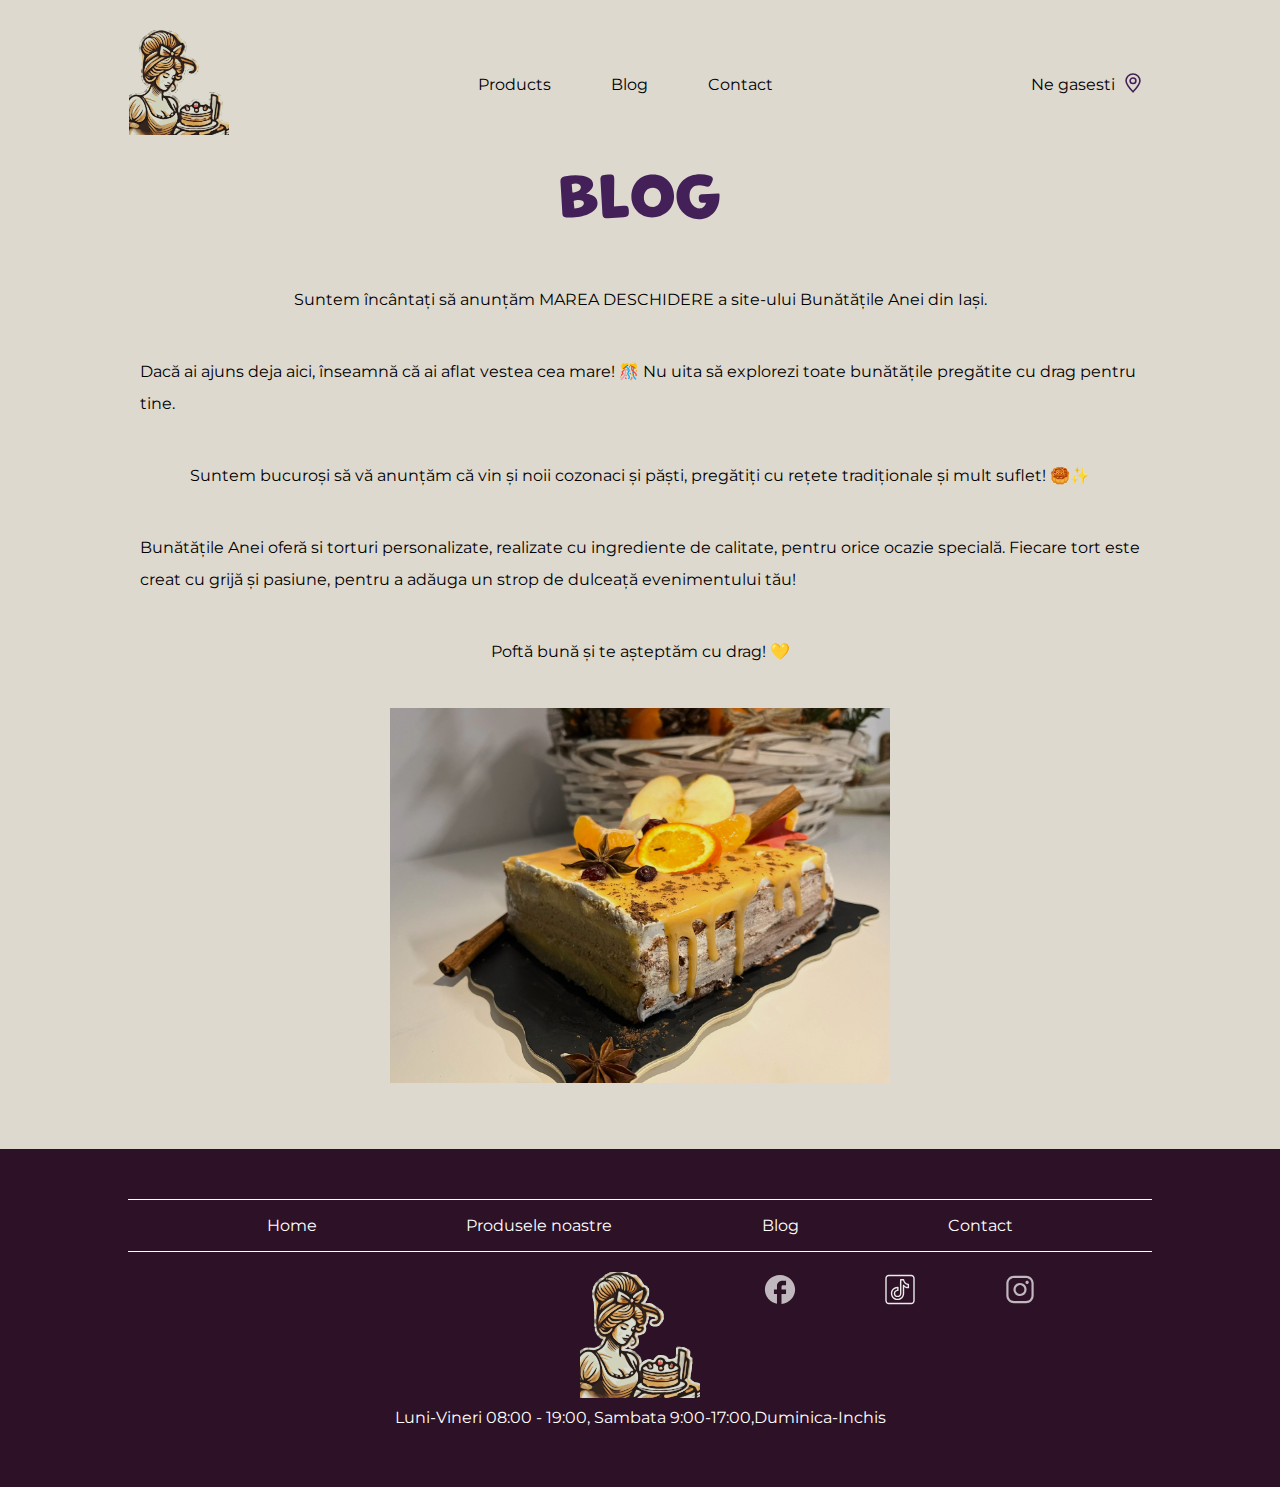
<file: www.joy-bakery.cz/info/blog.html>
<!DOCTYPE html>
<html lang="en">

<!-- Mirrored from www.joy-bakery.cz/info/blog by HTTrack Website Copier/3.x [XR&CO'2014], Fri, 14 Mar 2025 14:01:10 GMT -->
<!-- Added by HTTrack --><!-- /Added by HTTrack -->
<head>
    <meta charset="UTF-8">
    <meta http-equiv="X-UA-Compatible" content="IE=edge">
    <meta name="viewport" content="width=device-width, initial-scale=1.0">

    <link href="https://fonts.googleapis.com/css2?family=Work+Sans:wght@200;300;400;500;600&amp;display=swap" rel="stylesheet">

    
    <link rel="stylesheet" href="../css/admin.css">
    <link rel="stylesheet" href="../css/default.css">
    <link rel="stylesheet" href="../css/style.css">
    <link rel="stylesheet" href="../../use.typekit.net/yxl2vvh.css">



    <script src="../js/jquery-3.6.0.min.js"></script>
    <script src="../plugins/bootstrap/js/bootstrap.js"></script>
    <link rel="stylesheet" href="../plugins/font-awesome/css/font-awesome.min.css">

    <script src="../js/myScripts.js"></script>
    <script src="../js/modals.js"></script>
    <script src="../js/module_scripts.js"></script>
    <script src="../js/table_sort.js"></script>

    <title>Bunatatile Anei</title>

    <link rel="icon" type="image/x-icon" href="../images/uploads/image56f2.png?upload=favicon.ico">

    <!-- Google Tag Manager -->
<!--    <script>-->
<!--        (function(w, d, s, l, i) {-->
<!--            w[l] = w[l] || [];-->
<!--            w[l].push({-->
<!--                'gtm.start': new Date().getTime(),-->
<!--                event: 'gtm.js'-->
<!--            });-->
<!--            var f = d.getElementsByTagName(s)[0],-->
<!--                j = d.createElement(s),-->
<!--                dl = l != 'dataLayer' ? '&l=' + l: '';-->
<!--            j.async = true;-->
<!--            j.src = 'https://www.googletagmanager.com/gtm.js?id=' + i + dl;-->
<!--            f.parentNode.insertBefore(j, f);-->
<!--        })(window, document, 'script', 'dataLayer', 'GTM-WKP6TDM');-->
<!--    </script>-->
    <!-- End Google Tag Manager -->

</head>

    <body class="main-home">

    <div class="navigation-container navigation__wrapper">

        <div class="navigation f-row align-center" style="justify-content: space-around">
            <a id="nav-logo" href="../index.html"><img src="../images/uploads/image9419.svg?upload=logo.svg" alt="logo"></a>

            <img id="mobile-burger" class="pointer" src="../images/uploads/image3de4.svg?upload=burger.svg" alt="burger">



            <div class="main-navbar">
                <div class="main-navbar__wrapper">
                    <div class="links f-row align-center justify-center">

                        <div><a href="../products/categories_products.html" class="menu-link" data-link="1">Products</a></div>

                        <div><a href="blog.html" class="menu-link" data-link="2">Blog</a></div>
                        <!--<div><a href="delivery.html" class="menu-link" data-link="3">Delivery</a></div>-->
                                                <div class="d-none"><a href="career.html" class="menu-link d-none" data-link="4">Career</a></div>
                                                <div><a href="contact.html" class="menu-link" data-link="5">Contact</a></div>
                    </div>
                </div>
            </div>

            <div class="order-btn d-none">ORDER ONLINE</div>

            <div class="main-navbar">
                <div class="main-navbar__wrapper">
                    <a class="nav-map" href="find_us.html">Ne gasesti                        <div><img width="25" height="20" src="../images/uploads/imagef785.svg?upload=map-pin.svg" alt="map pin"></div>
                    </a>

                    <div data-id="language">
                        <!--<div class="pointer f-row align-center">En <span style="margin-left: 5px"><img width="12" height="9"
                                        src="../images/uploads/image5b91.svg?upload=arrow-down.svg" alt="arrow down"></span>
                        </div>

                        <div data-id="additional-languages" class="p-relative" style="display: none">
                            <div class="p-absolute">
                                <div class="pointer additional-language" style="margin-top: 5px;">Cz</div>-->
                            </div>
                        </div>
                    </div>

                    
                </div>
            </div>


        </div>

    <div class="p-relative">
        <div class="mobile-navbar" style="display: none">
            <div class="links">
                <div><a href="../products/categories_products.html">Products</a></div>
                <div><a href="blog.html">Blog</a></div>
                <!--<div><a href="delivery.html">Delivery</a></div>
                <div class="d-none"><a href="career.html" >Career</a></div>-->
                <div><a href="contact.html">Contact</a></div>
                <a class="map" href="find_us.html">Ne gasesti <svg width="12" height="16" viewBox="0 0 12 16" fill="none" xmlns="http://www.w3.org/2000/svg">
    <path fill-rule="evenodd" clip-rule="evenodd" d="M0 6C0 9.33593 2.66667 13.3333 6 15.9995C9.33333 13.3333 12 9.3137 12 6C12 2.68629 9.3137 0 6 0C2.6863 0 0 2.68629 0 6ZM6 0.666667C8.94553 0.666667 11.3333 3.05448 11.3333 6C11.3333 8.8111 9.14743 12.4642 5.99993 15.1358C2.8438 12.4588 0.666667 8.8251 0.666667 6C0.666667 3.05448 3.05447 0.666667 6 0.666667ZM6 8.66667C4.52723 8.66667 3.33333 7.47277 3.33333 6C3.33333 4.52723 4.52723 3.33333 6 3.33333C7.47277 3.33333 8.66667 4.52723 8.66667 6C8.66667 7.47277 7.47277 8.66667 6 8.66667ZM8 6C8 7.10457 7.10457 8 6 8C4.89543 8 4 7.10457 4 6C4 4.89543 4.89543 4 6 4C7.10457 4 8 4.89543 8 6Z" fill="black"/>
</svg></a>

                <div data-id="language">
                    <div class="f-row align-center" style="padding: 12px 10px;">En <span style="margin-left: 5px"><img width="12" height="9" src="../images/uploads/image5b91.svg?upload=arrow-down.svg" alt="arrow down"></span>
                    </div>
                    <div data-id="additional-languages" class="p-relative" style="display: none">
<!--                        <div class="p-absolute additional-languages__container">-->
                            <div class="pointer additional-language" style="margin-top: 5px; padding: 12px 10px">Cz</div>
<!--                        </div>-->
                    </div>
                </div>
            </div>
        </div>
    </div>


</div>

<script>
    $(window).scroll(function(){

        const $logo = $('#nav-logo');
        const $nav = $('.navigation');

        if($(window).width() > 480)
        {
            if($(window).scrollTop() > 0)
            {
                $logo.addClass('text__scale-down');
                $logo.removeClass('text__scale-up');
                $nav.addClass('nav__remove-padding');
            }else{
                $logo.removeClass('text__scale-down');
                $logo.addClass('text__scale-up');
                $nav.removeClass('nav__remove-padding');
            }
        }


    })

    highlightLink();
</script>

    <div class="f-grow">
        <section>
            <div class="p-relative">
                <div id="contentDiv">
                    <div class="main-container story-info__container main-container__pad">
    <div class="f-row justify-center">
        <h2 class="header__main">blog</h2>
    </div>



    <div class="story-info__wrapper" >
        <p>Suntem încântați să anunțăm MAREA DESCHIDERE a site-ului Bunătățile Anei din Iași. </p>
        <p>Dacă ai ajuns deja aici, înseamnă că ai aflat vestea cea mare! 🎊 Nu uita să explorezi toate bunătățile pregătite cu drag pentru tine.</p>
        <p>Suntem bucuroși să vă anunțăm că vin și noii cozonaci și păști, pregătiți cu rețete tradiționale și mult suflet! 🥮✨ </p>
        <p>Bunătățile Anei oferă si torturi personalizate, realizate cu ingrediente de calitate, pentru orice ocazie specială. Fiecare tort este creat cu grijă și pasiune, pentru a adăuga un strop de dulceață evenimentului tău!</p>
        <p>Poftă bună și te așteptăm cu drag! 💛</p>

        <div class="img-wrapper">
            <img src="../images/uploads/imageee58.png?upload=bread-main.png" alt="bread">
        </div>


    </div>

</div>


                </div>

            </div>
        </section>

        <div data-modal="1"
     class="default-modal modal-info"
     id="default-modal"
     tabindex="-1"
     role="dialog"
     aria-labelledby="myModalLabel"
     aria-hidden="true"
     data-backdrop="static"
     data-keyboard="false"
     style="display: none">
    <div class="default-modal-dialog ">
        <div data-modal-content="1" class="default-modal-content" id="dafault-modalcontent">
        </div>
    </div>
</div>

    </div>

    <div class="main-container footer text__center">
    <div class="wrapper">
        <div class="f-row align-center links" style="justify-content: space-around">
            <div><a href="../index.html">Home</a></div>
            <div><a href="../products/categories_products.html">Produsele noastre</a></div>
            <!--<div><a href="delivery.html">Order Online</a></div>-->
            <div><a href="blog.html">Blog</a></div>
            <div><a href="contact.html">Contact</a></div>
        </div>
    </div>

    <div class="f-row justify-center logo-wrapper p-relative">
        <img src="../images/uploads/image214a.svg?upload=logo-yellow.svg" alt="logo">

        <div class="p-absolute f-row social-links">
            <a href="https://www.facebook.com/Joybakerycz"
               target="_blank"><img width="35" height="35" src="../images/uploads/image59f0.svg?upload=facebook-footer.svg" alt="facebook logo"></a>
               <a href="https://www.tiktok.com/@bunatatileanei" target="_blank">
                <img width="35" height="35" src="../images/uploads/icons9-tiktok.svg" alt="TikTok logo">
            </a>
            <a href="https://www.instagram.com/joybakerycz/" target="_blank"><img width="35" height="35" src="../images/uploads/image469b.svg?upload=instagram-footer.svg" alt="instagram logo"></a>
        </div>
    </div>

    <div class="f-row justify-center opening_hours" style="margin-top: 10px;">
        Luni-Vineri 08:00 - 19:00,
        Sambata 9:00-17:00,Duminica-Inchis</div>
</div>


    </body>
</file>
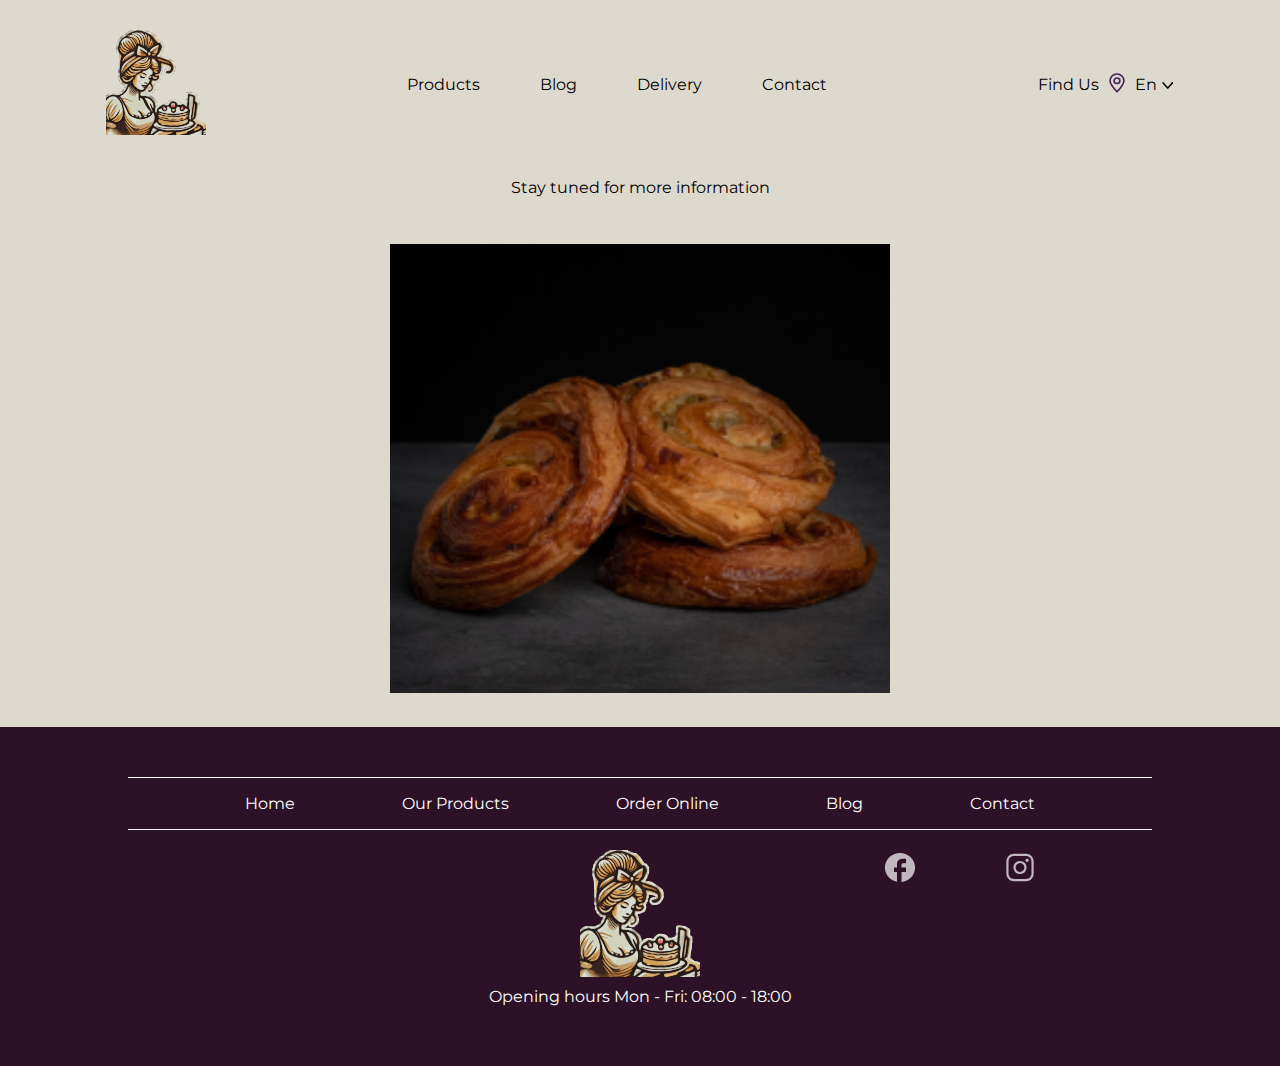
<file: www.joy-bakery.cz/info/career.html>
<!DOCTYPE html>
<html lang="en">

<!-- Mirrored from www.joy-bakery.cz/info/career by HTTrack Website Copier/3.x [XR&CO'2014], Fri, 14 Mar 2025 14:01:10 GMT -->
<!-- Added by HTTrack --><!-- /Added by HTTrack -->
<head>
    <meta charset="UTF-8">
    <meta http-equiv="X-UA-Compatible" content="IE=edge">
    <meta name="viewport" content="width=device-width, initial-scale=1.0">

    <link href="https://fonts.googleapis.com/css2?family=Work+Sans:wght@200;300;400;500;600&amp;display=swap" rel="stylesheet">

    
    <link rel="stylesheet" href="../css/admin.css">
    <link rel="stylesheet" href="../css/default.css">
    <link rel="stylesheet" href="../css/style.css">
    <link rel="stylesheet" href="../../use.typekit.net/yxl2vvh.css">



    <script src="../js/jquery-3.6.0.min.js"></script>
    <script src="../plugins/bootstrap/js/bootstrap.js"></script>
    <link rel="stylesheet" href="../plugins/font-awesome/css/font-awesome.min.css">

    <script src="../js/myScripts.js"></script>
    <script src="../js/modals.js"></script>
    <script src="../js/module_scripts.js"></script>
    <script src="../js/table_sort.js"></script>

    <title>Joy Bakery</title>

    <link rel="icon" type="image/x-icon" href="../images/uploads/image56f2.png?upload=favicon.ico">

    <!-- Google Tag Manager -->
<!--    <script>-->
<!--        (function(w, d, s, l, i) {-->
<!--            w[l] = w[l] || [];-->
<!--            w[l].push({-->
<!--                'gtm.start': new Date().getTime(),-->
<!--                event: 'gtm.js'-->
<!--            });-->
<!--            var f = d.getElementsByTagName(s)[0],-->
<!--                j = d.createElement(s),-->
<!--                dl = l != 'dataLayer' ? '&l=' + l: '';-->
<!--            j.async = true;-->
<!--            j.src = 'https://www.googletagmanager.com/gtm.js?id=' + i + dl;-->
<!--            f.parentNode.insertBefore(j, f);-->
<!--        })(window, document, 'script', 'dataLayer', 'GTM-WKP6TDM');-->
<!--    </script>-->
    <!-- End Google Tag Manager -->

</head>

    <body class="main-home">

    <div class="navigation-container navigation__wrapper">

        <div class="navigation f-row align-center" style="justify-content: space-around">
            <a id="nav-logo" href="../index.html"><img src="../images/uploads/image9419.svg?upload=logo.svg" alt="logo"></a>

            <img id="mobile-burger" class="pointer" src="../images/uploads/image3de4.svg?upload=burger.svg" alt="burger">



            <div class="main-navbar">
                <div class="main-navbar__wrapper">
                    <div class="links f-row align-center justify-center">

                        <div><a href="../products/categories_products.html" class="menu-link" data-link="1">Products</a></div>

                        <div><a href="blog.html" class="menu-link" data-link="2">Blog</a></div>
                        <div><a href="delivery.html" class="menu-link" data-link="3">Delivery</a></div>
                                                <div class="d-none"><a href="career.html" class="menu-link d-none" data-link="4">Career</a></div>
                                                <div><a href="contact.html" class="menu-link" data-link="5">Contact</a></div>
                    </div>
                </div>
            </div>

            <div class="order-btn d-none">ORDER ONLINE</div>

            <div class="main-navbar">
                <div class="main-navbar__wrapper">
                    <a class="nav-map" href="find_us.html">Find Us                        <div><img width="25" height="20" src="../images/uploads/imagef785.svg?upload=map-pin.svg" alt="map pin"></div>
                    </a>

                    <div data-id="language">
                        <div class="pointer f-row align-center">En <span style="margin-left: 5px"><img width="12" height="9"
                                        src="../images/uploads/image5b91.svg?upload=arrow-down.svg" alt="arrow down"></span>
                        </div>

                        <div data-id="additional-languages" class="p-relative" style="display: none">
                            <div class="p-absolute">
                                <div class="pointer additional-language" style="margin-top: 5px;">Cz</div>
                            </div>
                        </div>
                    </div>

                    
                </div>
            </div>


        </div>

    <div class="p-relative">
        <div class="mobile-navbar" style="display: none">
            <div class="links">
                <div><a href="../products/categories_products.html">Products</a></div>
                <div><a href="blog.html">Blog</a></div>
                <div><a href="delivery.html">Delivery</a></div>
                <div class="d-none"><a href="career.html" >Career</a></div>
                <div><a href="contact.html">Contact</a></div>
                <a class="map" href="find_us.html">Find Us <svg width="12" height="16" viewBox="0 0 12 16" fill="none" xmlns="http://www.w3.org/2000/svg">
    <path fill-rule="evenodd" clip-rule="evenodd" d="M0 6C0 9.33593 2.66667 13.3333 6 15.9995C9.33333 13.3333 12 9.3137 12 6C12 2.68629 9.3137 0 6 0C2.6863 0 0 2.68629 0 6ZM6 0.666667C8.94553 0.666667 11.3333 3.05448 11.3333 6C11.3333 8.8111 9.14743 12.4642 5.99993 15.1358C2.8438 12.4588 0.666667 8.8251 0.666667 6C0.666667 3.05448 3.05447 0.666667 6 0.666667ZM6 8.66667C4.52723 8.66667 3.33333 7.47277 3.33333 6C3.33333 4.52723 4.52723 3.33333 6 3.33333C7.47277 3.33333 8.66667 4.52723 8.66667 6C8.66667 7.47277 7.47277 8.66667 6 8.66667ZM8 6C8 7.10457 7.10457 8 6 8C4.89543 8 4 7.10457 4 6C4 4.89543 4.89543 4 6 4C7.10457 4 8 4.89543 8 6Z" fill="black"/>
</svg></a>

                <div data-id="language">
                    <div class="f-row align-center" style="padding: 12px 10px;">En <span style="margin-left: 5px"><img width="12" height="9" src="../images/uploads/image5b91.svg?upload=arrow-down.svg" alt="arrow down"></span>
                    </div>
                    <div data-id="additional-languages" class="p-relative" style="display: none">
<!--                        <div class="p-absolute additional-languages__container">-->
                            <div class="pointer additional-language" style="margin-top: 5px; padding: 12px 10px">Cz</div>
<!--                        </div>-->
                    </div>
                </div>
            </div>
        </div>
    </div>


</div>

<script>
    $(window).scroll(function(){

        const $logo = $('#nav-logo');
        const $nav = $('.navigation');

        if($(window).width() > 480)
        {
            if($(window).scrollTop() > 0)
            {
                $logo.addClass('text__scale-down');
                $logo.removeClass('text__scale-up');
                $nav.addClass('nav__remove-padding');
            }else{
                $logo.removeClass('text__scale-down');
                $logo.addClass('text__scale-up');
                $nav.removeClass('nav__remove-padding');
            }
        }


    })

    highlightLink();
</script>

    <div class="f-grow">
        <section>
            <div class="p-relative">
                <div id="contentDiv">
                    <div class="main-container story-info__container">
    <div class="f-row justify-center">
        <h2 class="header__main">career</h2>
    </div>



    <div class="story-info__wrapper" >
        <p>Stay tuned for more information</p>

        <div class="img-wrapper">
            <img src="../images/uploads/imageb492.png?upload=swirrels-product.png" alt="placeholder">
        </div>


    </div>

</div>
                </div>

            </div>
        </section>

        <div data-modal="1"
     class="default-modal modal-info"
     id="default-modal"
     tabindex="-1"
     role="dialog"
     aria-labelledby="myModalLabel"
     aria-hidden="true"
     data-backdrop="static"
     data-keyboard="false"
     style="display: none">
    <div class="default-modal-dialog ">
        <div data-modal-content="1" class="default-modal-content" id="dafault-modalcontent">
        </div>
    </div>
</div>

    </div>

    <div class="main-container footer text__center">
    <div class="wrapper">
        <div class="f-row align-center links" style="justify-content: space-around">
            <div><a href="../index.html">Home</a></div>
            <div><a href="../products/categories_products.html">Our Products</a></div>
            <div><a href="delivery.html">Order Online</a></div>
            <div><a href="blog.html">Blog</a></div>
            <div><a href="contact.html">Contact</a></div>
        </div>
    </div>

    <div class="f-row justify-center logo-wrapper p-relative">
        <img src="../images/uploads/image214a.svg?upload=logo-yellow.svg" alt="logo">

        <div class="p-absolute f-row social-links">
            <a href="https://www.facebook.com/Joybakerycz"
               target="_blank"><img width="35" height="35" src="../images/uploads/image59f0.svg?upload=facebook-footer.svg" alt="facebook logo"></a>

            <a href="https://www.instagram.com/joybakerycz/" target="_blank"><img width="35" height="35" src="../images/uploads/image469b.svg?upload=instagram-footer.svg" alt="instagram logo"></a>
        </div>
    </div>

    <div class="f-row justify-center opening_hours" style="margin-top: 10px;">
        Opening hours Mon - Fri: 08:00 - 18:00    </div>
</div>


    </body>
</file>
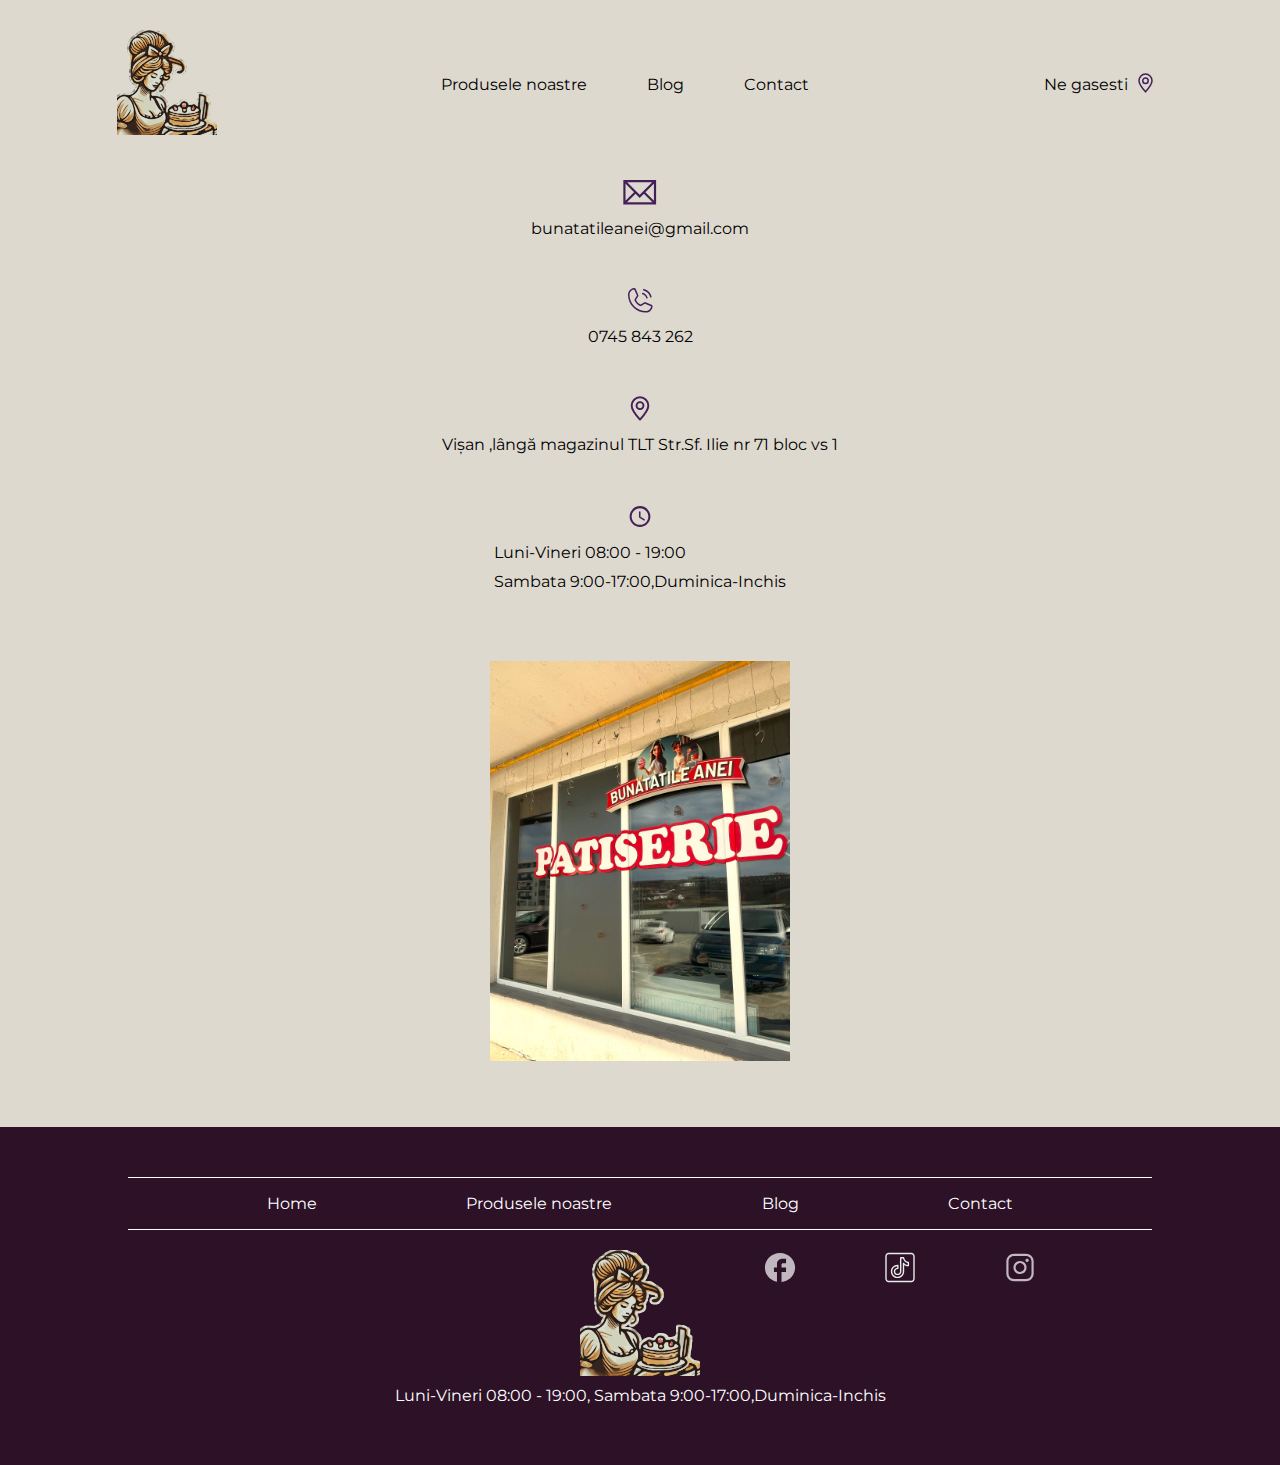
<file: www.joy-bakery.cz/info/contact.html>
<!DOCTYPE html>
<html lang="en">

<!-- Mirrored from www.joy-bakery.cz/info/contact by HTTrack Website Copier/3.x [XR&CO'2014], Fri, 14 Mar 2025 14:01:10 GMT -->
<!-- Added by HTTrack --><!-- /Added by HTTrack -->
<head>
    <meta charset="UTF-8">
    <meta http-equiv="X-UA-Compatible" content="IE=edge">
    <meta name="viewport" content="width=device-width, initial-scale=1.0">

    <link href="https://fonts.googleapis.com/css2?family=Work+Sans:wght@200;300;400;500;600&amp;display=swap" rel="stylesheet">

    
    <link rel="stylesheet" href="../css/admin.css">
    <link rel="stylesheet" href="../css/default.css">
    <link rel="stylesheet" href="../css/style.css">
    <link rel="stylesheet" href="../../use.typekit.net/yxl2vvh.css">



    <script src="../js/jquery-3.6.0.min.js"></script>
    <script src="../plugins/bootstrap/js/bootstrap.js"></script>
    <link rel="stylesheet" href="../plugins/font-awesome/css/font-awesome.min.css">

    <script src="../js/myScripts.js"></script>
    <script src="../js/modals.js"></script>
    <script src="../js/module_scripts.js"></script>
    <script src="../js/table_sort.js"></script>

    <title>Bunatatile Anei</title>

    <link rel="icon" type="image/x-icon" href="../images/uploads/image56f2.png?upload=favicon.ico">

    <!-- Google Tag Manager -->
<!--    <script>-->
<!--        (function(w, d, s, l, i) {-->
<!--            w[l] = w[l] || [];-->
<!--            w[l].push({-->
<!--                'gtm.start': new Date().getTime(),-->
<!--                event: 'gtm.js'-->
<!--            });-->
<!--            var f = d.getElementsByTagName(s)[0],-->
<!--                j = d.createElement(s),-->
<!--                dl = l != 'dataLayer' ? '&l=' + l: '';-->
<!--            j.async = true;-->
<!--            j.src = 'https://www.googletagmanager.com/gtm.js?id=' + i + dl;-->
<!--            f.parentNode.insertBefore(j, f);-->
<!--        })(window, document, 'script', 'dataLayer', 'GTM-WKP6TDM');-->
<!--    </script>-->
    <!-- End Google Tag Manager -->

</head>

    <body class="main-home">

    <div class="navigation-container navigation__wrapper">

        <div class="navigation f-row align-center" style="justify-content: space-around">
            <a id="nav-logo" href="../index.html"><img src="../images/uploads/image9419.svg?upload=logo.svg" alt="logo"></a>

            <img id="mobile-burger" class="pointer" src="../images/uploads/image3de4.svg?upload=burger.svg" alt="burger">



            <div class="main-navbar">
                <div class="main-navbar__wrapper">
                    <div class="links f-row align-center justify-center">

                        <div><a href="../products/categories_products.html" class="menu-link" data-link="1">Produsele noastre</a></div>

                        <div><a href="blog.html" class="menu-link" data-link="2">Blog</a></div>
                        <!--<div><a href="delivery.html" class="menu-link" data-link="3">Delivery</a></div>
                                                <div class="d-none"><a href="career.html" class="menu-link d-none" data-link="4">Career</a></div>-->
                                                <div><a href="contact.html" class="menu-link" data-link="5">Contact</a></div>
                    </div>
                </div>
            </div>

            <div class="order-btn d-none">ORDER ONLINE</div>

            <div class="main-navbar">
                <div class="main-navbar__wrapper">
                    <a class="nav-map" href="find_us.html">Ne gasesti                <div><img width="25" height="20" src="../images/uploads/imagef785.svg?upload=map-pin.svg" alt="map pin"></div>
                    </a>

                    <!--<div data-id="language">
                        <div class="pointer f-row align-center">En <span style="margin-left: 5px"><img width="12" height="9"
                                        src="../images/uploads/image5b91.svg?upload=arrow-down.svg" alt="arrow down"></span>
                        </div>

                        <div data-id="additional-languages" class="p-relative" style="display: none">
                            <div class="p-absolute">
                                <div class="pointer additional-language" style="margin-top: 5px;">Cz</div>-->
                            </div>
                        </div>
                    </div>

                    
                </div>
            </div>


        </div>

    <div class="p-relative">
        <div class="mobile-navbar" style="display: none">
            <div class="links">
                <div><a href="../products/categories_products.html">Products</a></div>
                <!--<div><a href="blog.html">Blog</a></div>
                <div><a href="delivery.html">Delivery</a></div>
                <div class="d-none"><a href="career.html" >Career</a></div>-->
                <div><a href="contact.html">Contact</a></div>
                <a class="map" href="find_us.html">Ne gasesti <svg width="12" height="16" viewBox="0 0 12 16" fill="none" xmlns="http://www.w3.org/2000/svg">
    <path fill-rule="evenodd" clip-rule="evenodd" d="M0 6C0 9.33593 2.66667 13.3333 6 15.9995C9.33333 13.3333 12 9.3137 12 6C12 2.68629 9.3137 0 6 0C2.6863 0 0 2.68629 0 6ZM6 0.666667C8.94553 0.666667 11.3333 3.05448 11.3333 6C11.3333 8.8111 9.14743 12.4642 5.99993 15.1358C2.8438 12.4588 0.666667 8.8251 0.666667 6C0.666667 3.05448 3.05447 0.666667 6 0.666667ZM6 8.66667C4.52723 8.66667 3.33333 7.47277 3.33333 6C3.33333 4.52723 4.52723 3.33333 6 3.33333C7.47277 3.33333 8.66667 4.52723 8.66667 6C8.66667 7.47277 7.47277 8.66667 6 8.66667ZM8 6C8 7.10457 7.10457 8 6 8C4.89543 8 4 7.10457 4 6C4 4.89543 4.89543 4 6 4C7.10457 4 8 4.89543 8 6Z" fill="black"/>
</svg></a>

                <div data-id="language">
                    <div class="f-row align-center" style="padding: 12px 10px;">En <span style="margin-left: 5px"><img width="12" height="9" src="../images/uploads/image5b91.svg?upload=arrow-down.svg" alt="arrow down"></span>
                    </div>
                    <div data-id="additional-languages" class="p-relative" style="display: none">
<!--                        <div class="p-absolute additional-languages__container">-->
                            <div class="pointer additional-language" style="margin-top: 5px; padding: 12px 10px">Cz</div>
<!--                        </div>-->
                    </div>
                </div>
            </div>
        </div>
    </div>


</div>

<script>
    $(window).scroll(function(){

        const $logo = $('#nav-logo');
        const $nav = $('.navigation');

        if($(window).width() > 480)
        {
            if($(window).scrollTop() > 0)
            {
                $logo.addClass('text__scale-down');
                $logo.removeClass('text__scale-up');
                $nav.addClass('nav__remove-padding');
            }else{
                $logo.removeClass('text__scale-down');
                $logo.addClass('text__scale-up');
                $nav.removeClass('nav__remove-padding');
            }
        }


    })

    highlightLink();
</script>

    <div class="f-grow">
        <section>
            <div class="p-relative">
                <div id="contentDiv">
                    <div class="f-column align-center main-container contact main-container__pad__contact problem-section">


    <div class="contact-info">
        <img width="27" height="25" src="../images/uploads/imaged4f6.svg?upload=envelope.svg" alt="map">
        <p>bunatatileanei@gmail.com</p>
    </div>

    <div class="contact-info">
        <img width="27" height="25" src="../images/uploads/imagee8c4.svg?upload=telephone.svg" alt="map">
        <p>0745 843 262</p>
    </div>

    <div class="contact-info">
        <img width="27" height="25" src="../images/uploads/imagef785.svg?upload=map-pin.svg" alt="map">
        <p>Vișan ,lângă magazinul TLT
            Str.Sf. Ilie nr 71 bloc vs 1</p>
    </div>

    <div class="contact-info">
        <img width="27" height="25" src="../images/uploads/imagefe2e.svg?upload=opening_hours.svg" alt="map">
        <p>Luni-Vineri 08:00 - 19:00</p>
        <p>Sambata 9:00-17:00,Duminica-Inchis</p>
    </div>

    <div class="story-info__wrapper" style="width: 300px; margin-top: 40px;">

        <div class="img-wrapper">
            <img src="../images/uploads/imagee5fc.png?upload=coffee_cup.png" alt="bread">
        </div>


    </div>
</div>




                </div>

            </div>
        </section>

        <div data-modal="1"
     class="default-modal modal-info"
     id="default-modal"
     tabindex="-1"
     role="dialog"
     aria-labelledby="myModalLabel"
     aria-hidden="true"
     data-backdrop="static"
     data-keyboard="false"
     style="display: none">
    <div class="default-modal-dialog ">
        <div data-modal-content="1" class="default-modal-content" id="dafault-modalcontent">
        </div>
    </div>
</div>

    </div>

    <div class="main-container footer text__center">
    <div class="wrapper">
        <div class="f-row align-center links" style="justify-content: space-around">
            <div><a href="../index.html">Home</a></div>
            <div><a href="../products/categories_products.html">Produsele noastre</a></div>
            <!--<div><a href="delivery.html">Order Online</a></div>>-->
            <div><a href="blog.html">Blog</a></div>
            <div><a href="contact.html">Contact</a></div>
        </div>
    </div>

    <div class="f-row justify-center logo-wrapper p-relative">
        <img src="../images/uploads/image214a.svg?upload=logo-yellow.svg" alt="logo">

        <div class="p-absolute f-row social-links">
            <a href="https://www.facebook.com/bunatatileanei"
               target="_blank"><img width="35" height="35" src="../images/uploads/image59f0.svg?upload=facebook-footer.svg" alt="facebook logo"></a>

               <a href="https://www.tiktok.com/@bunatatileanei" target="_blank">
                <img width="35" height="35" src="../images/uploads/icons9-tiktok.svg" alt="TikTok logo">
            </a>
            <a href="https://www.instagram.com/bunatatileanei/" target="_blank"><img width="35" height="35" src="../images/uploads/image469b.svg?upload=instagram-footer.svg" alt="instagram logo"></a>
        </div>
    </div>

    <div class="f-row justify-center opening_hours" style="margin-top: 10px;">
        Luni-Vineri 08:00 - 19:00,
        Sambata 9:00-17:00,Duminica-Inchis   </div>
</div>


    </body>
</file>
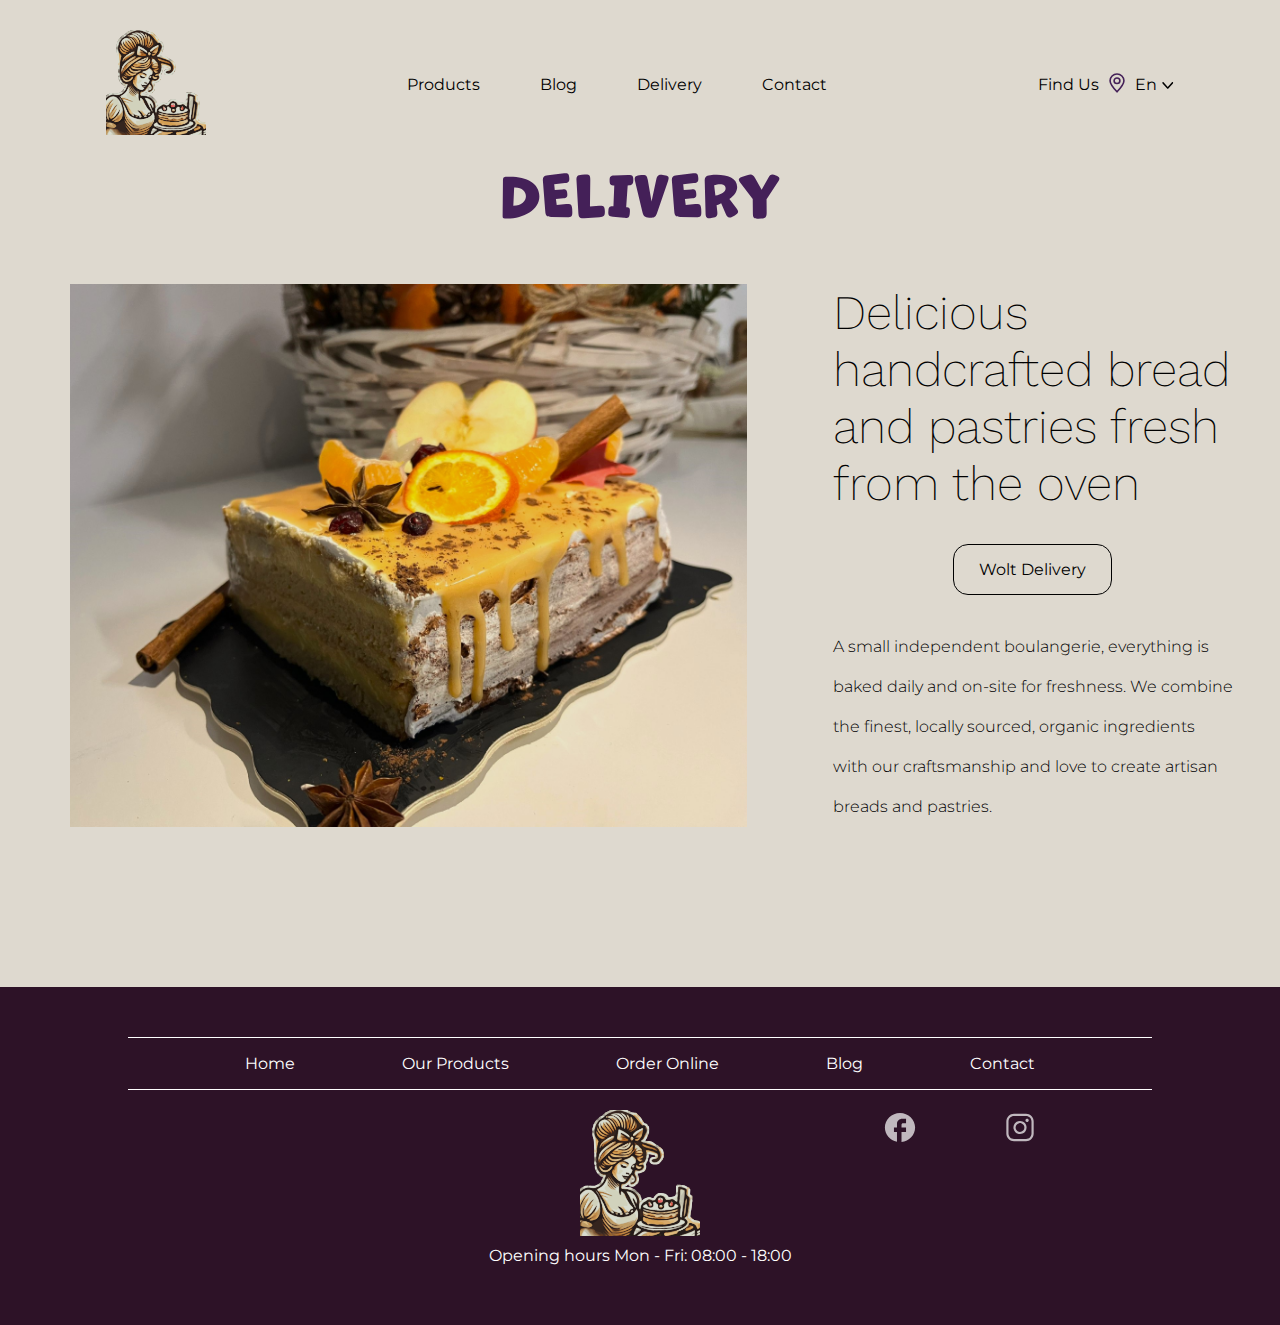
<file: www.joy-bakery.cz/info/delivery.html>
<!DOCTYPE html>
<html lang="en">

<!-- Mirrored from www.joy-bakery.cz/info/delivery by HTTrack Website Copier/3.x [XR&CO'2014], Fri, 14 Mar 2025 14:01:10 GMT -->
<!-- Added by HTTrack --><!-- /Added by HTTrack -->
<head>
    <meta charset="UTF-8">
    <meta http-equiv="X-UA-Compatible" content="IE=edge">
    <meta name="viewport" content="width=device-width, initial-scale=1.0">

    <link href="https://fonts.googleapis.com/css2?family=Work+Sans:wght@200;300;400;500;600&amp;display=swap" rel="stylesheet">

    
    <link rel="stylesheet" href="../css/admin.css">
    <link rel="stylesheet" href="../css/default.css">
    <link rel="stylesheet" href="../css/style.css">
    <link rel="stylesheet" href="../../use.typekit.net/yxl2vvh.css">



    <script src="../js/jquery-3.6.0.min.js"></script>
    <script src="../plugins/bootstrap/js/bootstrap.js"></script>
    <link rel="stylesheet" href="../plugins/font-awesome/css/font-awesome.min.css">

    <script src="../js/myScripts.js"></script>
    <script src="../js/modals.js"></script>
    <script src="../js/module_scripts.js"></script>
    <script src="../js/table_sort.js"></script>

    <title>Joy Bakery</title>

    <link rel="icon" type="image/x-icon" href="../images/uploads/image56f2.png?upload=favicon.ico">

    <!-- Google Tag Manager -->
<!--    <script>-->
<!--        (function(w, d, s, l, i) {-->
<!--            w[l] = w[l] || [];-->
<!--            w[l].push({-->
<!--                'gtm.start': new Date().getTime(),-->
<!--                event: 'gtm.js'-->
<!--            });-->
<!--            var f = d.getElementsByTagName(s)[0],-->
<!--                j = d.createElement(s),-->
<!--                dl = l != 'dataLayer' ? '&l=' + l: '';-->
<!--            j.async = true;-->
<!--            j.src = 'https://www.googletagmanager.com/gtm.js?id=' + i + dl;-->
<!--            f.parentNode.insertBefore(j, f);-->
<!--        })(window, document, 'script', 'dataLayer', 'GTM-WKP6TDM');-->
<!--    </script>-->
    <!-- End Google Tag Manager -->

</head>

    <body class="main-home">

    <div class="navigation-container navigation__wrapper">

        <div class="navigation f-row align-center" style="justify-content: space-around">
            <a id="nav-logo" href="../index.html"><img src="../images/uploads/image9419.svg?upload=logo.svg" alt="logo"></a>

            <img id="mobile-burger" class="pointer" src="../images/uploads/image3de4.svg?upload=burger.svg" alt="burger">



            <div class="main-navbar">
                <div class="main-navbar__wrapper">
                    <div class="links f-row align-center justify-center">

                        <div><a href="../products/categories_products.html" class="menu-link" data-link="1">Products</a></div>

                        <div><a href="blog.html" class="menu-link" data-link="2">Blog</a></div>
                        <div><a href="delivery.html" class="menu-link" data-link="3">Delivery</a></div>
                                                <div class="d-none"><a href="career.html" class="menu-link d-none" data-link="4">Career</a></div>
                                                <div><a href="contact.html" class="menu-link" data-link="5">Contact</a></div>
                    </div>
                </div>
            </div>

            <div class="order-btn d-none">ORDER ONLINE</div>

            <div class="main-navbar">
                <div class="main-navbar__wrapper">
                    <a class="nav-map" href="find_us.html">Find Us                        <div><img width="25" height="20" src="../images/uploads/imagef785.svg?upload=map-pin.svg" alt="map pin"></div>
                    </a>

                    <div data-id="language">
                        <div class="pointer f-row align-center">En <span style="margin-left: 5px"><img width="12" height="9"
                                        src="../images/uploads/image5b91.svg?upload=arrow-down.svg" alt="arrow down"></span>
                        </div>

                        <div data-id="additional-languages" class="p-relative" style="display: none">
                            <div class="p-absolute">
                                <div class="pointer additional-language" style="margin-top: 5px;">Cz</div>
                            </div>
                        </div>
                    </div>

                    
                </div>
            </div>


        </div>

    <div class="p-relative">
        <div class="mobile-navbar" style="display: none">
            <div class="links">
                <div><a href="../products/categories_products.html">Products</a></div>
                <div><a href="blog.html">Blog</a></div>
                <div><a href="delivery.html">Delivery</a></div>
                <div class="d-none"><a href="career.html" >Career</a></div>
                <div><a href="contact.html">Contact</a></div>
                <a class="map" href="find_us.html">Find Us <svg width="12" height="16" viewBox="0 0 12 16" fill="none" xmlns="http://www.w3.org/2000/svg">
    <path fill-rule="evenodd" clip-rule="evenodd" d="M0 6C0 9.33593 2.66667 13.3333 6 15.9995C9.33333 13.3333 12 9.3137 12 6C12 2.68629 9.3137 0 6 0C2.6863 0 0 2.68629 0 6ZM6 0.666667C8.94553 0.666667 11.3333 3.05448 11.3333 6C11.3333 8.8111 9.14743 12.4642 5.99993 15.1358C2.8438 12.4588 0.666667 8.8251 0.666667 6C0.666667 3.05448 3.05447 0.666667 6 0.666667ZM6 8.66667C4.52723 8.66667 3.33333 7.47277 3.33333 6C3.33333 4.52723 4.52723 3.33333 6 3.33333C7.47277 3.33333 8.66667 4.52723 8.66667 6C8.66667 7.47277 7.47277 8.66667 6 8.66667ZM8 6C8 7.10457 7.10457 8 6 8C4.89543 8 4 7.10457 4 6C4 4.89543 4.89543 4 6 4C7.10457 4 8 4.89543 8 6Z" fill="black"/>
</svg></a>

                <div data-id="language">
                    <div class="f-row align-center" style="padding: 12px 10px;">En <span style="margin-left: 5px"><img width="12" height="9" src="../images/uploads/image5b91.svg?upload=arrow-down.svg" alt="arrow down"></span>
                    </div>
                    <div data-id="additional-languages" class="p-relative" style="display: none">
<!--                        <div class="p-absolute additional-languages__container">-->
                            <div class="pointer additional-language" style="margin-top: 5px; padding: 12px 10px">Cz</div>
<!--                        </div>-->
                    </div>
                </div>
            </div>
        </div>
    </div>


</div>

<script>
    $(window).scroll(function(){

        const $logo = $('#nav-logo');
        const $nav = $('.navigation');

        if($(window).width() > 480)
        {
            if($(window).scrollTop() > 0)
            {
                $logo.addClass('text__scale-down');
                $logo.removeClass('text__scale-up');
                $nav.addClass('nav__remove-padding');
            }else{
                $logo.removeClass('text__scale-down');
                $logo.addClass('text__scale-up');
                $nav.removeClass('nav__remove-padding');
            }
        }


    })

    highlightLink();
</script>

    <div class="f-grow">
        <section>
            <div class="p-relative">
                <div id="contentDiv">
                    <div class="main-container story-info__container main-container__pad" style="padding-bottom: 10rem">
    <div class="f-row justify-center">
        <h2 class="header__main">delivery</h2>
    </div>



<!--    <div class="story-info__wrapper" >-->
<!--        <p>--><!--</p>-->
<!---->
<!--        <div class="img-wrapper">-->
<!--            <img src="/images/uploads/image.php?upload=bread-main.png" alt="bread">-->
<!--        </div>-->

        <div class="f-row tab-col home__wrapper">
            <div class="f-row justify-center">
                <div class="home-img f-row justify-center" style="width: 90%">
                    <img src="../images/uploads/imageee58.png?upload=bread-main.png" alt="bread">
                </div>
            </div>


            <div class="f-row justify-center align-center f-grow">
                <div class="f-column justify-between align-center home-column" style="max-width: 400px;">

                    <div class="header__secondary">Delicious handcrafted bread and pastries fresh from the oven                    </div>

                    <div class="f-row align-center">
                            <a class="order-btn spacing-btn" href="https://wolt.com/cs/cze/prague/venue/joy-bakery" target="_blank">Wolt Delivery</a>
                    </div>

                    <div class="section-text__par">A small independent boulangerie, everything is baked daily and on-site for freshness. We combine the finest, locally sourced, organic ingredients with our craftsmanship and love to create artisan breads and pastries.</div>


                </div>
            </div>

        </div>

<!--    </div>-->

</div>

                </div>

            </div>
        </section>

        <div data-modal="1"
     class="default-modal modal-info"
     id="default-modal"
     tabindex="-1"
     role="dialog"
     aria-labelledby="myModalLabel"
     aria-hidden="true"
     data-backdrop="static"
     data-keyboard="false"
     style="display: none">
    <div class="default-modal-dialog ">
        <div data-modal-content="1" class="default-modal-content" id="dafault-modalcontent">
        </div>
    </div>
</div>

    </div>

    <div class="main-container footer text__center">
    <div class="wrapper">
        <div class="f-row align-center links" style="justify-content: space-around">
            <div><a href="../index.html">Home</a></div>
            <div><a href="../products/categories_products.html">Our Products</a></div>
            <div><a href="delivery.html">Order Online</a></div>
            <div><a href="blog.html">Blog</a></div>
            <div><a href="contact.html">Contact</a></div>
        </div>
    </div>

    <div class="f-row justify-center logo-wrapper p-relative">
        <img src="../images/uploads/image214a.svg?upload=logo-yellow.svg" alt="logo">

        <div class="p-absolute f-row social-links">
            <a href="https://www.facebook.com/Joybakerycz"
               target="_blank"><img width="35" height="35" src="../images/uploads/image59f0.svg?upload=facebook-footer.svg" alt="facebook logo"></a>

            <a href="https://www.instagram.com/joybakerycz/" target="_blank"><img width="35" height="35" src="../images/uploads/image469b.svg?upload=instagram-footer.svg" alt="instagram logo"></a>
        </div>
    </div>

    <div class="f-row justify-center opening_hours" style="margin-top: 10px;">
        Opening hours Mon - Fri: 08:00 - 18:00    </div>
</div>


    </body>
</file>
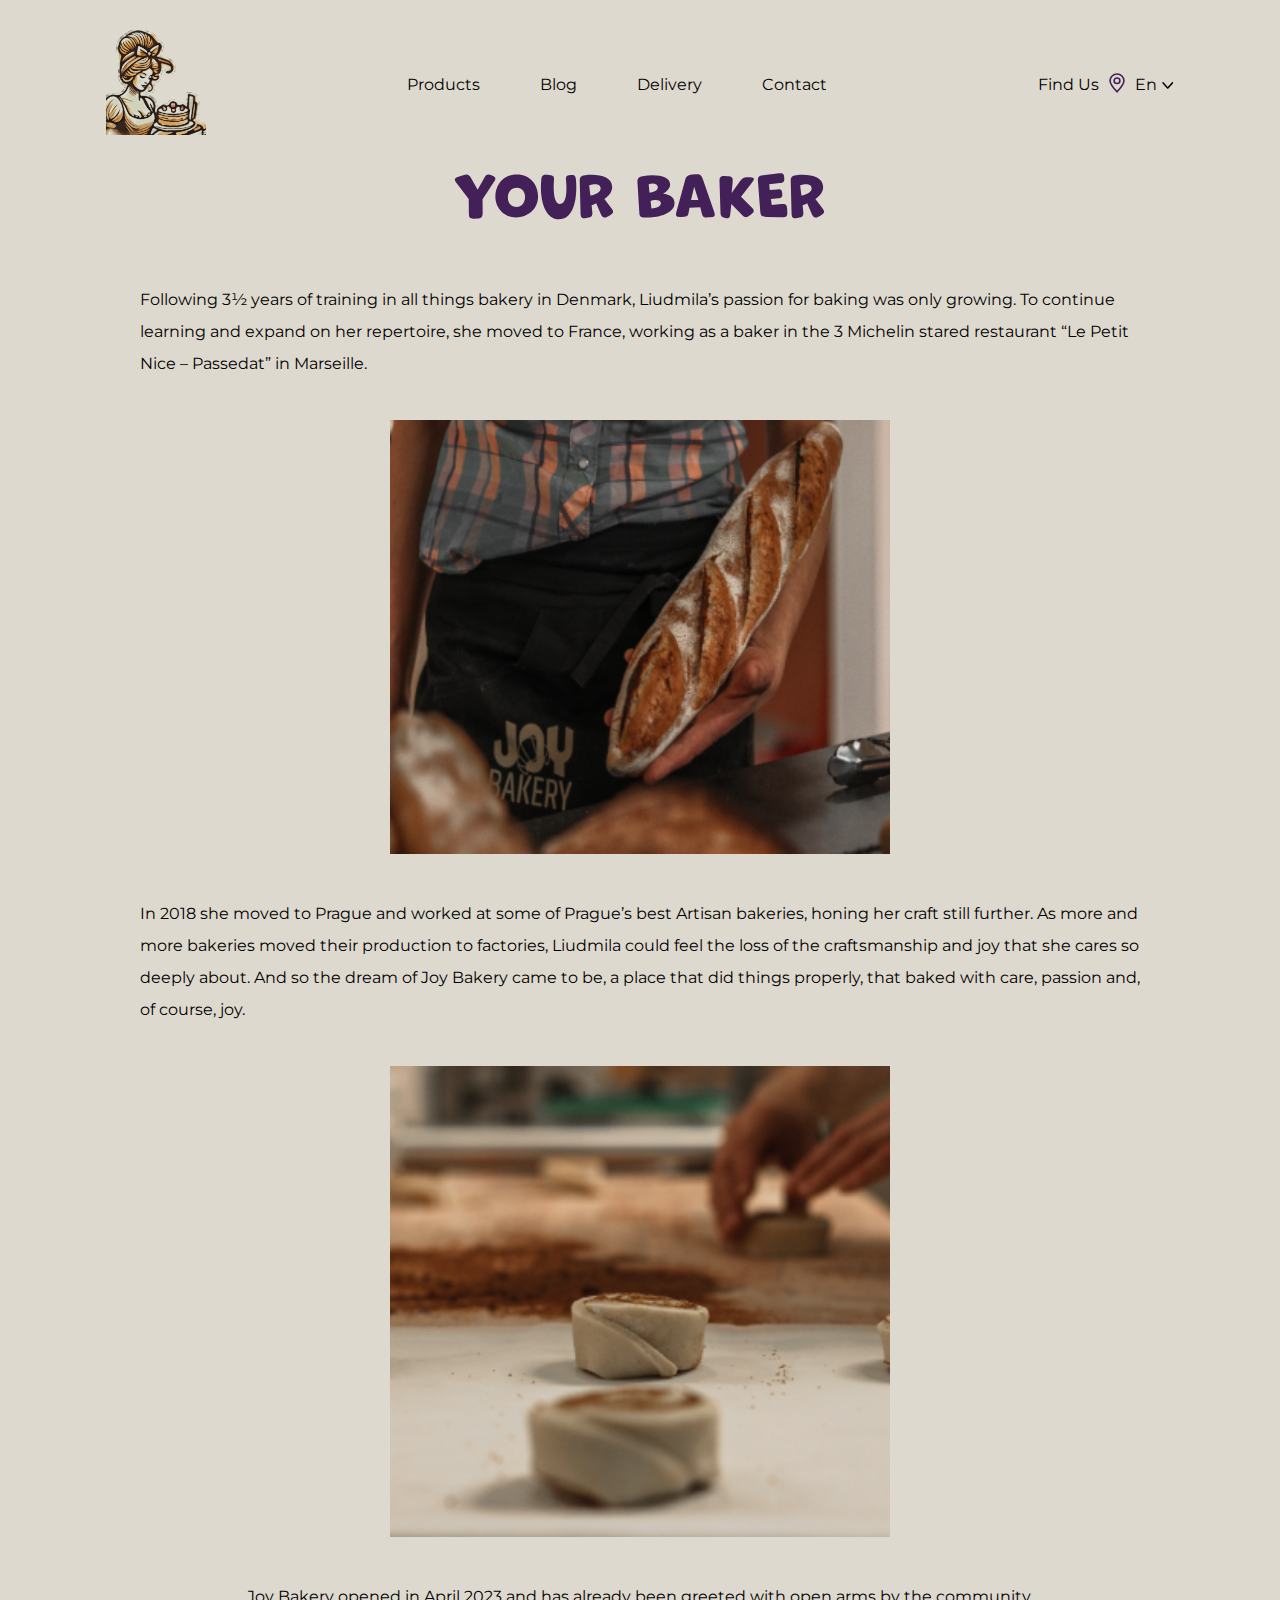
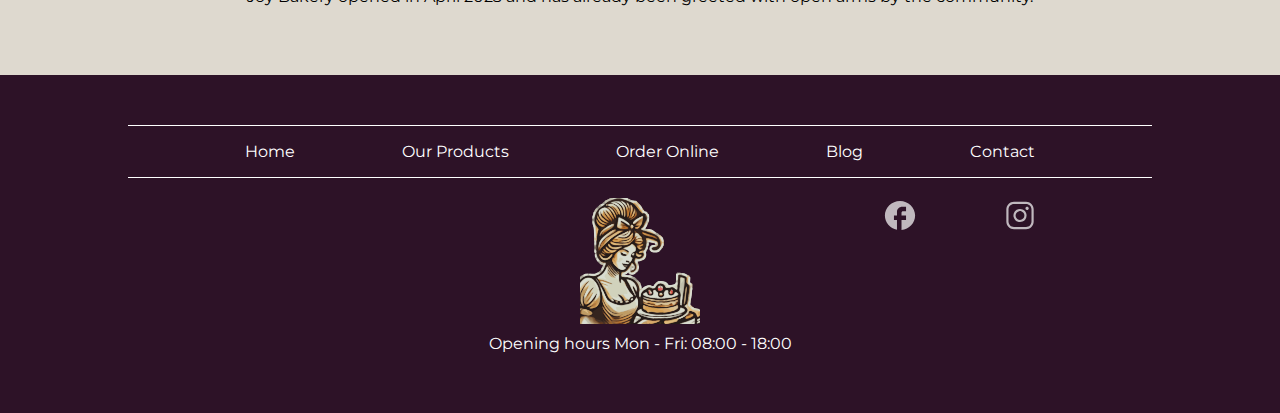
<file: www.joy-bakery.cz/info/our_story.html>
<!DOCTYPE html>
<html lang="en">

<!-- Mirrored from www.joy-bakery.cz/info/our_story by HTTrack Website Copier/3.x [XR&CO'2014], Fri, 14 Mar 2025 14:01:11 GMT -->
<!-- Added by HTTrack --><!-- /Added by HTTrack -->
<head>
    <meta charset="UTF-8">
    <meta http-equiv="X-UA-Compatible" content="IE=edge">
    <meta name="viewport" content="width=device-width, initial-scale=1.0">

    <link href="https://fonts.googleapis.com/css2?family=Work+Sans:wght@200;300;400;500;600&amp;display=swap" rel="stylesheet">

    
    <link rel="stylesheet" href="../css/admin.css">
    <link rel="stylesheet" href="../css/default.css">
    <link rel="stylesheet" href="../css/style.css">
    <link rel="stylesheet" href="../../use.typekit.net/yxl2vvh.css">



    <script src="../js/jquery-3.6.0.min.js"></script>
    <script src="../plugins/bootstrap/js/bootstrap.js"></script>
    <link rel="stylesheet" href="../plugins/font-awesome/css/font-awesome.min.css">

    <script src="../js/myScripts.js"></script>
    <script src="../js/modals.js"></script>
    <script src="../js/module_scripts.js"></script>
    <script src="../js/table_sort.js"></script>

    <title>Joy Bakery</title>

    <link rel="icon" type="image/x-icon" href="../images/uploads/image56f2.png?upload=favicon.ico">

    <!-- Google Tag Manager -->
<!--    <script>-->
<!--        (function(w, d, s, l, i) {-->
<!--            w[l] = w[l] || [];-->
<!--            w[l].push({-->
<!--                'gtm.start': new Date().getTime(),-->
<!--                event: 'gtm.js'-->
<!--            });-->
<!--            var f = d.getElementsByTagName(s)[0],-->
<!--                j = d.createElement(s),-->
<!--                dl = l != 'dataLayer' ? '&l=' + l: '';-->
<!--            j.async = true;-->
<!--            j.src = 'https://www.googletagmanager.com/gtm.js?id=' + i + dl;-->
<!--            f.parentNode.insertBefore(j, f);-->
<!--        })(window, document, 'script', 'dataLayer', 'GTM-WKP6TDM');-->
<!--    </script>-->
    <!-- End Google Tag Manager -->

</head>

    <body class="main-home">

    <div class="navigation-container navigation__wrapper">

        <div class="navigation f-row align-center" style="justify-content: space-around">
            <a id="nav-logo" href="../index.html"><img src="../images/uploads/image9419.svg?upload=logo.svg" alt="logo"></a>

            <img id="mobile-burger" class="pointer" src="../images/uploads/image3de4.svg?upload=burger.svg" alt="burger">



            <div class="main-navbar">
                <div class="main-navbar__wrapper">
                    <div class="links f-row align-center justify-center">

                        <div><a href="../products/categories_products.html" class="menu-link" data-link="1">Products</a></div>

                        <div><a href="blog.html" class="menu-link" data-link="2">Blog</a></div>
                        <div><a href="delivery.html" class="menu-link" data-link="3">Delivery</a></div>
                                                <div class="d-none"><a href="career.html" class="menu-link d-none" data-link="4">Career</a></div>
                                                <div><a href="contact.html" class="menu-link" data-link="5">Contact</a></div>
                    </div>
                </div>
            </div>

            <div class="order-btn d-none">ORDER ONLINE</div>

            <div class="main-navbar">
                <div class="main-navbar__wrapper">
                    <a class="nav-map" href="find_us.html">Find Us                        <div><img width="25" height="20" src="../images/uploads/imagef785.svg?upload=map-pin.svg" alt="map pin"></div>
                    </a>

                    <div data-id="language">
                        <div class="pointer f-row align-center">En <span style="margin-left: 5px"><img width="12" height="9"
                                        src="../images/uploads/image5b91.svg?upload=arrow-down.svg" alt="arrow down"></span>
                        </div>

                        <div data-id="additional-languages" class="p-relative" style="display: none">
                            <div class="p-absolute">
                                <div class="pointer additional-language" style="margin-top: 5px;">Cz</div>
                            </div>
                        </div>
                    </div>

                    
                </div>
            </div>


        </div>

    <div class="p-relative">
        <div class="mobile-navbar" style="display: none">
            <div class="links">
                <div><a href="../products/categories_products.html">Products</a></div>
                <div><a href="blog.html">Blog</a></div>
                <div><a href="delivery.html">Delivery</a></div>
                <div class="d-none"><a href="career.html" >Career</a></div>
                <div><a href="contact.html">Contact</a></div>
                <a class="map" href="find_us.html">Find Us <svg width="12" height="16" viewBox="0 0 12 16" fill="none" xmlns="http://www.w3.org/2000/svg">
    <path fill-rule="evenodd" clip-rule="evenodd" d="M0 6C0 9.33593 2.66667 13.3333 6 15.9995C9.33333 13.3333 12 9.3137 12 6C12 2.68629 9.3137 0 6 0C2.6863 0 0 2.68629 0 6ZM6 0.666667C8.94553 0.666667 11.3333 3.05448 11.3333 6C11.3333 8.8111 9.14743 12.4642 5.99993 15.1358C2.8438 12.4588 0.666667 8.8251 0.666667 6C0.666667 3.05448 3.05447 0.666667 6 0.666667ZM6 8.66667C4.52723 8.66667 3.33333 7.47277 3.33333 6C3.33333 4.52723 4.52723 3.33333 6 3.33333C7.47277 3.33333 8.66667 4.52723 8.66667 6C8.66667 7.47277 7.47277 8.66667 6 8.66667ZM8 6C8 7.10457 7.10457 8 6 8C4.89543 8 4 7.10457 4 6C4 4.89543 4.89543 4 6 4C7.10457 4 8 4.89543 8 6Z" fill="black"/>
</svg></a>

                <div data-id="language">
                    <div class="f-row align-center" style="padding: 12px 10px;">En <span style="margin-left: 5px"><img width="12" height="9" src="../images/uploads/image5b91.svg?upload=arrow-down.svg" alt="arrow down"></span>
                    </div>
                    <div data-id="additional-languages" class="p-relative" style="display: none">
<!--                        <div class="p-absolute additional-languages__container">-->
                            <div class="pointer additional-language" style="margin-top: 5px; padding: 12px 10px">Cz</div>
<!--                        </div>-->
                    </div>
                </div>
            </div>
        </div>
    </div>


</div>

<script>
    $(window).scroll(function(){

        const $logo = $('#nav-logo');
        const $nav = $('.navigation');

        if($(window).width() > 480)
        {
            if($(window).scrollTop() > 0)
            {
                $logo.addClass('text__scale-down');
                $logo.removeClass('text__scale-up');
                $nav.addClass('nav__remove-padding');
            }else{
                $logo.removeClass('text__scale-down');
                $logo.addClass('text__scale-up');
                $nav.removeClass('nav__remove-padding');
            }
        }


    })

    highlightLink();
</script>

    <div class="f-grow">
        <section>
            <div class="p-relative">
                <div id="contentDiv">
                    <div class="main-container story-info__container main-container__pad problem-section">
    <div class="f-row justify-center">
        <h2 class="header__main">YOUR BAKER</h2>
    </div>



    <div class="story-info__wrapper" >
        <p>Following 3½ years of training in all things bakery in Denmark, Liudmila’s passion for baking was only growing. To continue learning and expand on her repertoire, she moved to France, working as a baker in the 3 Michelin stared restaurant “<a href="https://www.passedat.fr/en/le-petit-nice/3-star-restaurant-marseille-vieux-port">Le Petit Nice – Passedat</a>” in Marseille.</p>

        <div class="img-wrapper">
            <img src="../images/uploads/imageade7.png?upload=baguette-behind.png" alt="baker with a baguette">
        </div>

        <p>In 2018 she moved to Prague and worked at some of Prague’s best Artisan bakeries, honing her craft still further. As more and more bakeries moved their production to factories, Liudmila could feel the loss of the craftsmanship and joy that she cares so deeply about. And so the dream of Joy Bakery came to be, a place that did things properly, that baked with care, passion and, of course, joy.</p>
        
        <div class="img-wrapper">
            <img src="../images/uploads/image0fff.png?upload=buns-behind.png" alt="croissant">
        </div>

        <p>Joy Bakery opened in April 2023 and has already been greeted with open arms by the community.</p>

    </div>

</div>

                </div>

            </div>
        </section>

        <div data-modal="1"
     class="default-modal modal-info"
     id="default-modal"
     tabindex="-1"
     role="dialog"
     aria-labelledby="myModalLabel"
     aria-hidden="true"
     data-backdrop="static"
     data-keyboard="false"
     style="display: none">
    <div class="default-modal-dialog ">
        <div data-modal-content="1" class="default-modal-content" id="dafault-modalcontent">
        </div>
    </div>
</div>

    </div>

    <div class="main-container footer text__center">
    <div class="wrapper">
        <div class="f-row align-center links" style="justify-content: space-around">
            <div><a href="../index.html">Home</a></div>
            <div><a href="../products/categories_products.html">Our Products</a></div>
            <div><a href="delivery.html">Order Online</a></div>
            <div><a href="blog.html">Blog</a></div>
            <div><a href="contact.html">Contact</a></div>
        </div>
    </div>

    <div class="f-row justify-center logo-wrapper p-relative">
        <img src="../images/uploads/image214a.svg?upload=logo-yellow.svg" alt="logo">

        <div class="p-absolute f-row social-links">
            <a href="https://www.facebook.com/Joybakerycz"
               target="_blank"><img width="35" height="35" src="../images/uploads/image59f0.svg?upload=facebook-footer.svg" alt="facebook logo"></a>

            <a href="https://www.instagram.com/joybakerycz/" target="_blank"><img width="35" height="35" src="../images/uploads/image469b.svg?upload=instagram-footer.svg" alt="instagram logo"></a>
        </div>
    </div>

    <div class="f-row justify-center opening_hours" style="margin-top: 10px;">
        Opening hours Mon - Fri: 08:00 - 18:00    </div>
</div>


    </body>
</file>
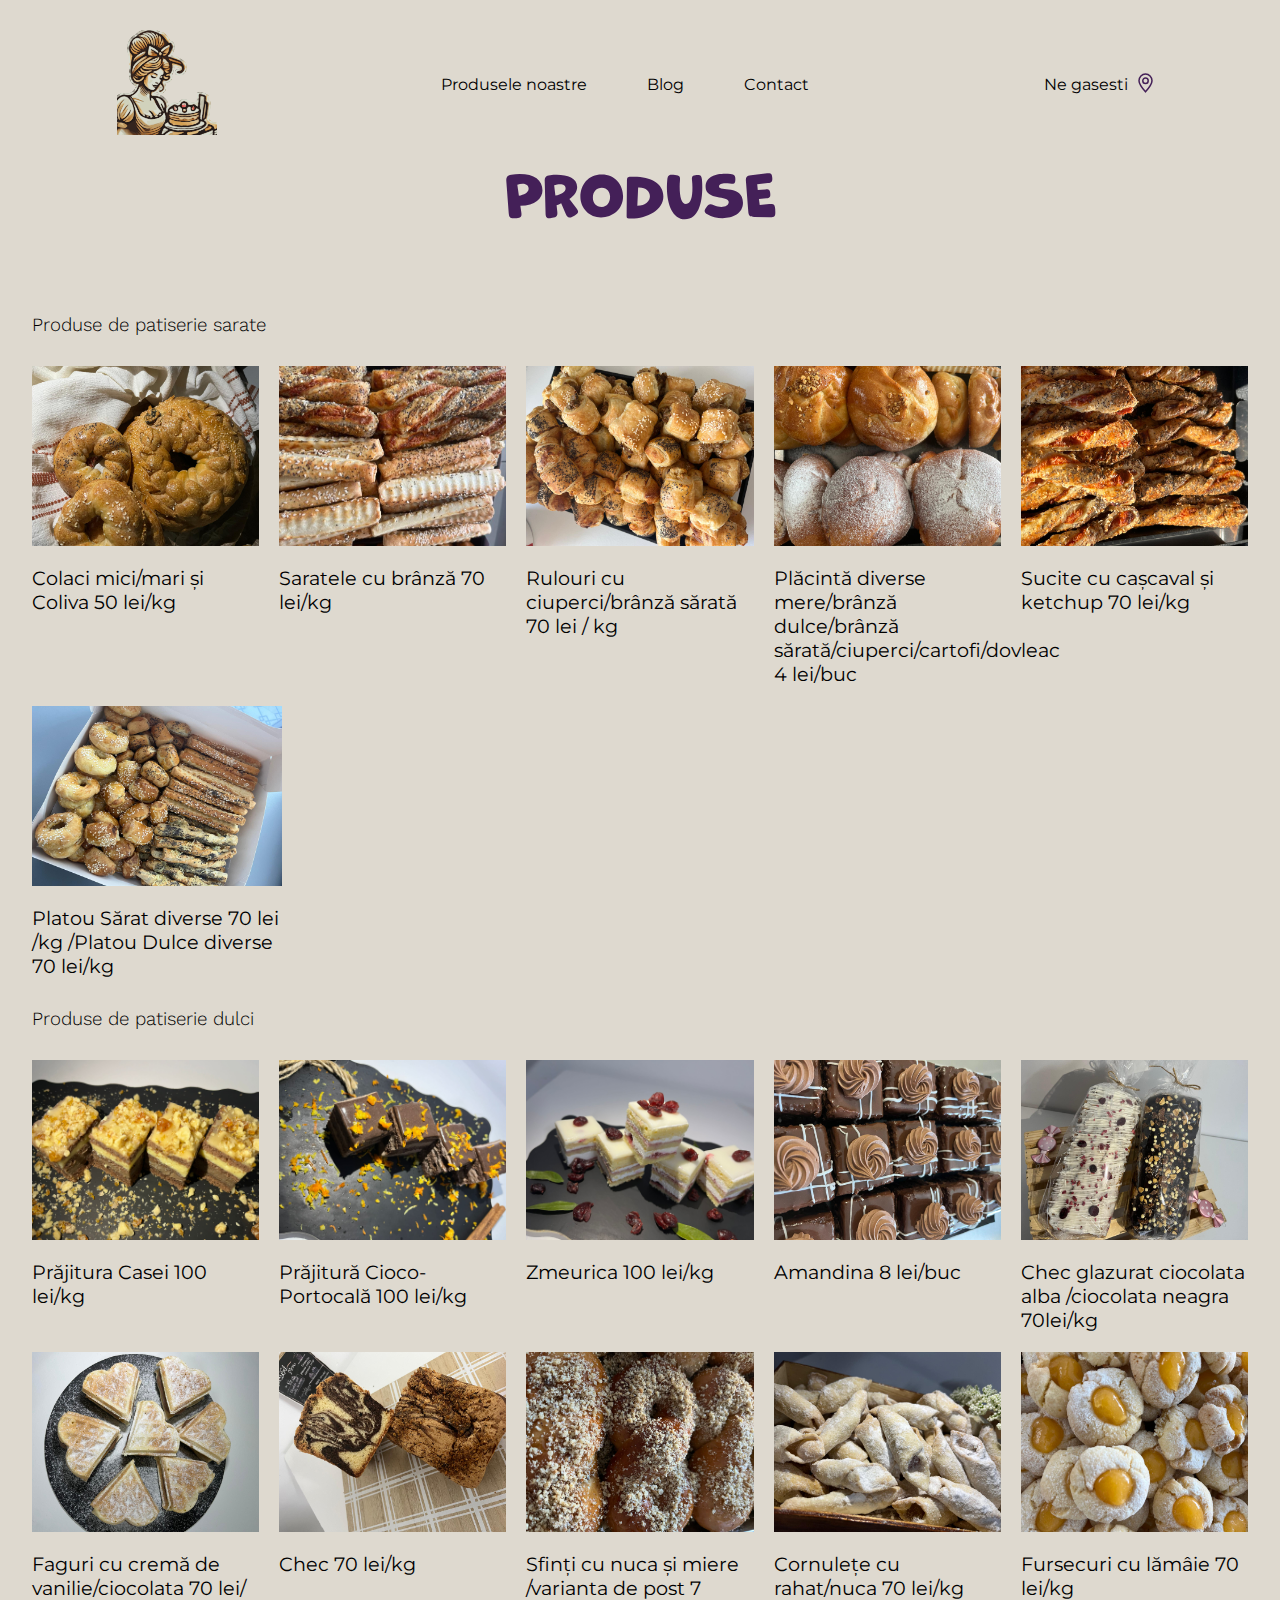
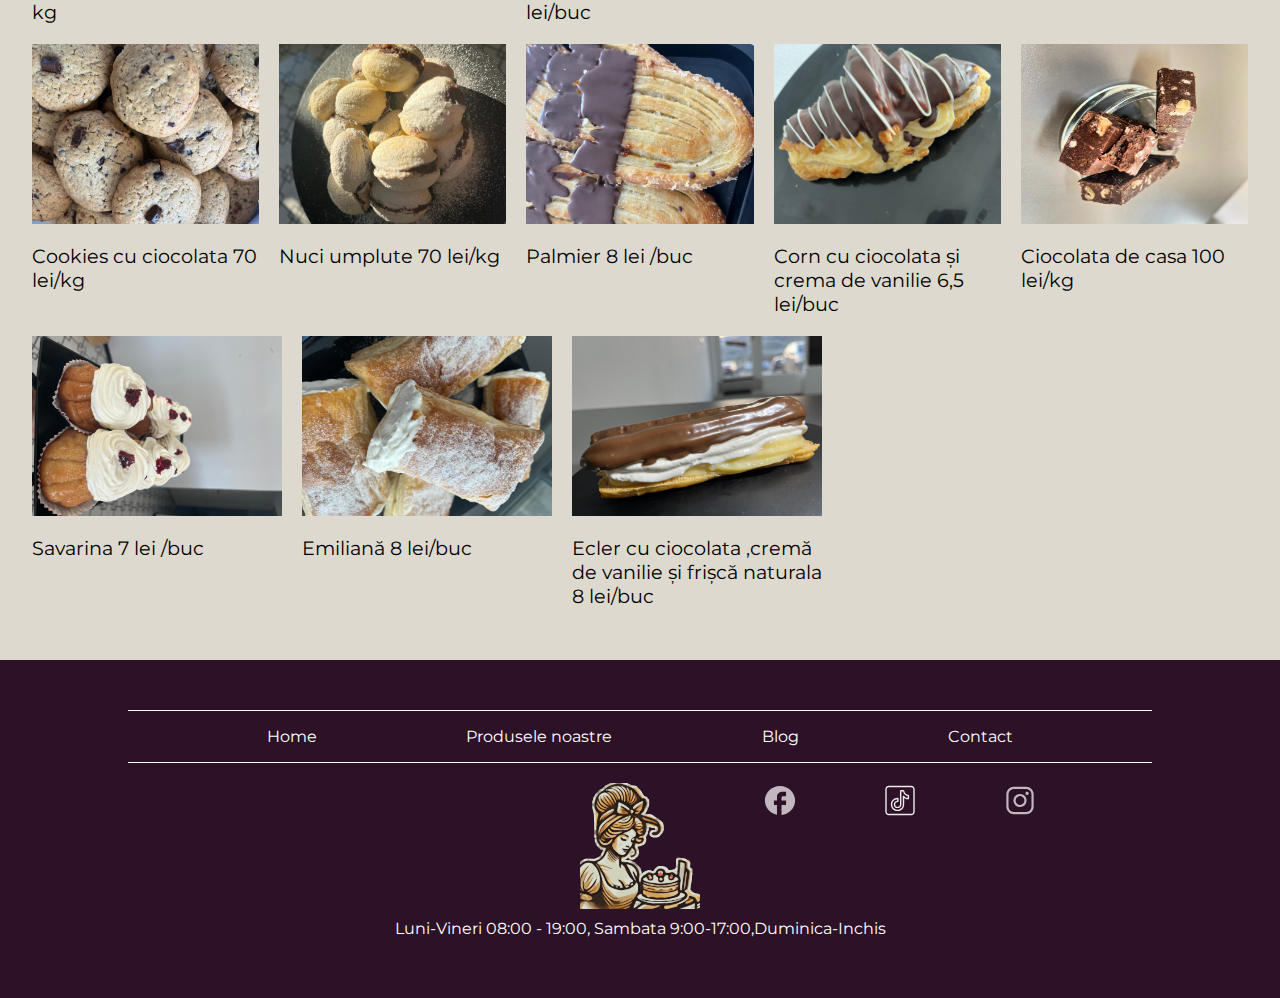
<file: www.joy-bakery.cz/products/categories_products.html>
<!DOCTYPE html>
<html lang="en">

<!-- Mirrored from www.joy-bakery.cz/products/categories_products by HTTrack Website Copier/3.x [XR&CO'2014], Fri, 14 Mar 2025 14:01:07 GMT -->
<!-- Added by HTTrack --><meta http-equiv="content-type" content="text/html;charset=UTF-8" /><!-- /Added by HTTrack -->
<head>
    <meta charset="UTF-8">
    <meta http-equiv="X-UA-Compatible" content="IE=edge">
    <meta name="viewport" content="width=device-width, initial-scale=1.0">

    <link href="https://fonts.googleapis.com/css2?family=Work+Sans:wght@200;300;400;500;600&amp;display=swap" rel="stylesheet">

    
    <link rel="stylesheet" href="../css/admin.css">
    <link rel="stylesheet" href="../css/default.css">
    <link rel="stylesheet" href="../css/style.css">
    <link rel="stylesheet" href="../../use.typekit.net/yxl2vvh.css">



    <script src="../js/jquery-3.6.0.min.js"></script>
    <script src="../plugins/bootstrap/js/bootstrap.js"></script>
    <link rel="stylesheet" href="../plugins/font-awesome/css/font-awesome.min.css">

    <script src="../js/myScripts.js"></script>
    <script src="../js/modals.js"></script>
    <script src="../js/module_scripts.js"></script>
    <script src="../js/table_sort.js"></script>

    <title>Bunatatile Anei</title>

    <link rel="icon" type="image/x-icon" href="../images/uploads/image56f2.png?upload=favicon.ico">

    <!-- Google Tag Manager -->
<!--    <script>-->
<!--        (function(w, d, s, l, i) {-->
<!--            w[l] = w[l] || [];-->
<!--            w[l].push({-->
<!--                'gtm.start': new Date().getTime(),-->
<!--                event: 'gtm.js'-->
<!--            });-->
<!--            var f = d.getElementsByTagName(s)[0],-->
<!--                j = d.createElement(s),-->
<!--                dl = l != 'dataLayer' ? '&l=' + l: '';-->
<!--            j.async = true;-->
<!--            j.src = 'https://www.googletagmanager.com/gtm.js?id=' + i + dl;-->
<!--            f.parentNode.insertBefore(j, f);-->
<!--        })(window, document, 'script', 'dataLayer', 'GTM-WKP6TDM');-->
<!--    </script>-->
    <!-- End Google Tag Manager -->

</head>

    <body class="main-home">

    <div class="navigation-container navigation__wrapper">

        <div class="navigation f-row align-center" style="justify-content: space-around">
            <a id="nav-logo" href="../index.html"><img src="../images/uploads/image9419.svg?upload=logo.svg" alt="logo"></a>

            <img id="mobile-burger" class="pointer" src="../images/uploads/image3de4.svg?upload=burger.svg" alt="burger">



            <div class="main-navbar">
                <div class="main-navbar__wrapper">
                    <div class="links f-row align-center justify-center">

                        <div><a href="categories_products.html" class="menu-link" data-link="1">Produsele noastre</a></div>

                        <div><a href="../info/blog.html" class="menu-link" data-link="2">Blog</a></div>
                        <!--<div><a href="../info/delivery.html" class="menu-link" data-link="3">Delivery</a></div>
                                                <div class="d-none"><a href="../info/career.html" class="menu-link d-none" data-link="4">Career</a></div>-->
                                                <div><a href="../info/contact.html" class="menu-link" data-link="5">Contact</a></div>
                    </div>
                </div>
            </div>

            <div class="order-btn d-none">ORDER ONLINE</div>

            <div class="main-navbar">
                <div class="main-navbar__wrapper">
                    <a class="nav-map" href="../info/find_us.html">Ne gasesti                       <div><img width="25" height="20" src="../images/uploads/imagef785.svg?upload=map-pin.svg" alt="map pin"></div>
                    </a>

                    <div data-id="language">
                       <!--<div class="pointer f-row align-center">En <span style="margin-left: 5px"><img width="12" height="9"
                                        src="../images/uploads/image5b91.svg?upload=arrow-down.svg" alt="arrow down"></span>
                        </div>

                        <div data-id="additional-languages" class="p-relative" style="display: none">
                            <div class="p-absolute">
                                <div class="pointer additional-language" style="margin-top: 5px;">Cz</div>-->
                            </div>
                        </div>
                    </div>

                    
                </div>
            </div>


        </div>

    <div class="p-relative">
        <div class="mobile-navbar" style="display: none">
            <div class="links">
                <div><a href="categories_products.html">Produse</a></div>
                <!--<div><a href="../info/blog.html">Blog</a></div>
                <div><a href="../info/delivery.html">Delivery</a></div>
                <div class="d-none"><a href="../info/career.html" >Career</a></div>-->
                <div><a href="../info/contact.html">Contact</a></div>
                <a class="map" href="../info/find_us.html">Ne gasesti <svg width="12" height="16" viewBox="0 0 12 16" fill="none" xmlns="http://www.w3.org/2000/svg">
    <path fill-rule="evenodd" clip-rule="evenodd" d="M0 6C0 9.33593 2.66667 13.3333 6 15.9995C9.33333 13.3333 12 9.3137 12 6C12 2.68629 9.3137 0 6 0C2.6863 0 0 2.68629 0 6ZM6 0.666667C8.94553 0.666667 11.3333 3.05448 11.3333 6C11.3333 8.8111 9.14743 12.4642 5.99993 15.1358C2.8438 12.4588 0.666667 8.8251 0.666667 6C0.666667 3.05448 3.05447 0.666667 6 0.666667ZM6 8.66667C4.52723 8.66667 3.33333 7.47277 3.33333 6C3.33333 4.52723 4.52723 3.33333 6 3.33333C7.47277 3.33333 8.66667 4.52723 8.66667 6C8.66667 7.47277 7.47277 8.66667 6 8.66667ZM8 6C8 7.10457 7.10457 8 6 8C4.89543 8 4 7.10457 4 6C4 4.89543 4.89543 4 6 4C7.10457 4 8 4.89543 8 6Z" fill="black"/>
</svg></a>
<!--                        </div>-->
                    </div>
                </div>
            </div>
        </div>
    </div>


</div>

<script>
    $(window).scroll(function(){

        const $logo = $('#nav-logo');
        const $nav = $('.navigation');

        if($(window).width() > 480)
        {
            if($(window).scrollTop() > 0)
            {
                $logo.addClass('text__scale-down');
                $logo.removeClass('text__scale-up');
                $nav.addClass('nav__remove-padding');
            }else{
                $logo.removeClass('text__scale-down');
                $logo.addClass('text__scale-up');
                $nav.removeClass('nav__remove-padding');
            }
        }


    })

    highlightLink();
</script>

    <div class="f-grow">
        <section>
            <div class="p-relative">
                <div id="contentDiv">
                    <style></style><script></script>
<div class="main-container story-info__container main-container__pad problem-section">

    <div class="f-row justify-center">
        <h2 class="header__main">produse</h2>
    </div>

    
    <div class="category-wrapper">
        <h3>Produse de patiserie sarate</h3>
        <div class="f-row products-layout">
                            
<div class="product-card__primary p-relative">
    <div style="height: 180px">
        <a class="link-no-cursor product-a" href="Baguette.html">
            <img src="../images/uploads/imagea000.jpg?upload=2023/1682004809.jpg" alt="Baguette">
        </a>
    </div>


    <div class="product-details__primary">
        <h4>Colaci mici/mari și Coliva 50 lei/kg</h4>

        <p class="d-none">Ingredients: </p>

    </div>

</div>

<script>
    $(document).ready(function(){
        $('.product-a').click(function(e){
            e.preventDefault();
        })
    })
</script>                            
<div class="product-card__primary p-relative">
    <div style="height: 180px">
        <a class="link-no-cursor product-a" href="Joy_Bread.html">
            <img src="../images/uploads/image9e2b.jpg?upload=2023/1682005199.jpg" alt="Joy Bread">
        </a>
    </div>


    <div class="product-details__primary">
        <h4>Saratele cu brânză 70 lei/kg</h4>

        <p class="d-none">Ingredients: </p>

    </div>

</div>

<script>
    $(document).ready(function(){
        $('.product-a').click(function(e){
            e.preventDefault();
        })
    })
</script>                            
<div class="product-card__primary p-relative">
    <div style="height: 180px">
        <a class="link-no-cursor product-a" href="Retro_Bread.html">
            <img src="../images/uploads/image4220.jpg?upload=2023/1682005232.jpg" alt="Retro Bread">
        </a>
    </div>


    <div class="product-details__primary">
        <h4>Rulouri cu ciuperci/brânză sărată  70 lei / kg</h4>

        <p class="d-none">Ingredients: </p>

    </div>

</div>

<script>
    $(document).ready(function(){
        $('.product-a').click(function(e){
            e.preventDefault();
        })
    })
</script>      
<div class="product-card__primary p-relative">
    <div style="height: 180px">
        <a class="link-no-cursor product-a" href="Retro_Bread.html">
            <img src="../images/uploads/saratele.jpg" alt="Retro Bread">
        </a>
    </div>


    <div class="product-details__primary">
        <h4>Plăcintă diverse mere/brânză dulce/brânză sărată/ciuperci/cartofi/dovleac 4 lei/buc</h4>

        <p class="d-none">Ingredients: </p>

    </div>

</div>
<div class="product-card__primary p-relative">
    <div style="height: 180px">
        <a class="link-no-cursor product-a" href="Retro_Bread.html">
            <img src="../images/uploads/sucite.jpg" alt="Retro Bread">
        </a>
    </div>


    <div class="product-details__primary">
        <h4>Sucite cu cașcaval și ketchup 70 lei/kg</h4>

        <p class="d-none">Ingredients: </p>

    </div>

</div>

<script>
    $(document).ready(function(){
        $('.product-a').click(function(e){
            e.preventDefault();
        })
    })
</script>               
</div>
<div class="product-card__primary p-relative">
    <div style="height: 180px">
        <a class="link-no-cursor product-a" href="Baguette.html">
            <img src="../images/uploads/platou.jpg" alt="Baguette">
        </a>
    </div>


    <div class="product-details__primary">
        <h4>Platou Sărat diverse 70 lei /kg /Platou Dulce diverse 70 lei/kg</h4>

        <p class="d-none">Ingredients: </p>

    </div>

</div>

<script>
    $(document).ready(function(){
        $('.product-a').click(function(e){
            e.preventDefault();
        })
    })
</script> 
    


    
    <div class="category-wrapper">
        <h3>Produse de patiserie dulci</h3>
        <div class="f-row products-layout">
                            
<div class="product-card__primary p-relative">
    <div style="height: 180px">
        <a class="link-no-cursor product-a" href="Cherry_bun.html">
            <img src="../images/uploads/imagec17c.jpg?upload=2023/1682005017.jpg" alt="Cherry bun">
        </a>
    </div>


    <div class="product-details__primary">
        <h4>Prăjitura Casei 100 lei/kg</h4>

        <p class="d-none">Ingredients: </p>

    </div>

</div>


<script>
    $(document).ready(function(){
        $('.product-a').click(function(e){
            e.preventDefault();
        })
    })
</script>                            
<div class="product-card__primary p-relative">
    <div style="height: 180px">
        <a class="link-no-cursor product-a" href="Chocolate_croissant.html">
            <img src="../images/uploads/imagecbe9.jpg?upload=2023/1682005053.jpg" alt="Chocolate croissant">
        </a>
    </div>


    <div class="product-details__primary">
        <h4>Prăjitură Cioco-Portocală 100 lei/kg</h4>

        <p class="d-none">Ingredients: </p>

    </div>

</div>

<script>
    $(document).ready(function(){
        $('.product-a').click(function(e){
            e.preventDefault();
        })
    })
</script>                            
<div class="product-card__primary p-relative">
    <div style="height: 180px">
        <a class="link-no-cursor product-a" href="Cinnamon_bun.html">
            <img src="../images/uploads/image61fd.jpg?upload=2023/1682005099.jpg" alt="Cinnamon bun">
        </a>
    </div>


    <div class="product-details__primary">
        <h4>Zmeurica 100 lei/kg</h4>

        <p class="d-none">Ingredients: </p>

    </div>

</div>

<script>
    $(document).ready(function(){
        $('.product-a').click(function(e){
            e.preventDefault();
        })
    })
</script>                            
<div class="product-card__primary p-relative">
    <div style="height: 180px">
        <a class="link-no-cursor product-a" href="Croissant.html">
            <img src="../images/uploads/amandina.jpg" alt="Croissant">
        </a>
    </div>


    <div class="product-details__primary">
        <h4>Amandina 8 lei/buc</h4>

        <p class="d-none">Ingredients: </p>

    </div>

</div>

<script>
    $(document).ready(function(){
        $('.product-a').click(function(e){
            e.preventDefault();
        })
    })
</script>        
<div class="product-card__primary p-relative">
    <div style="height: 180px">
        <a class="link-no-cursor product-a" href="Cherry_bun.html">
            <img src="../images/uploads/chec.jpg" alt="Cherry bun">
        </a>
    </div>


    <div class="product-details__primary">
        <h4>Chec glazurat ciocolata alba /ciocolata neagra 70lei/kg</h4>

        <p class="d-none">Ingredients: </p>

    </div>

</div>


<script>
    $(document).ready(function(){
        $('.product-a').click(function(e){
            e.preventDefault();
        })
    })
</script>             </div>
    </div>
    <div class="f-row products-layout">
    <div class="product-card__primary p-relative">
        <div style="height: 180px">
            <a class="link-no-cursor product-a" href="Cherry_bun.html">
                <img src="../images/uploads/vafe.jpg" alt="Cherry bun">
            </a>
        </div>
    
    
        <div class="product-details__primary">
            <h4>Faguri cu cremă de vanilie/ciocolata 70 lei/ kg</h4>
    
            <p class="d-none">Ingredients: </p>
    
        </div>
    
    </div>
    
    
    <script>
        $(document).ready(function(){
            $('.product-a').click(function(e){
                e.preventDefault();
            })
        })
    </script> 
    <div class="product-card__primary p-relative">
        <div style="height: 180px">
            <a class="link-no-cursor product-a" href="Croissant.html">
                <img src="../images/uploads/chec1.jpg" alt="Croissant">
            </a>
        </div>
    
    
        <div class="product-details__primary">
            <h4>Chec 70 lei/kg</h4>
    
            <p class="d-none">Ingredients: </p>
    
        </div>
    
    </div>
    
    <script>
        $(document).ready(function(){
            $('.product-a').click(function(e){
                e.preventDefault();
            })
        })
    </script>
        <div class="product-card__primary p-relative">
            <div style="height: 180px">
                <a class="link-no-cursor product-a" href="Croissant.html">
                    <img src="../images/uploads/mucenici.jpg" alt="Croissant">
                </a>
            </div>
        
        
            <div class="product-details__primary">
                <h4>Sfinți cu nuca și miere /varianta de post 7 lei/buc</h4>
        
                <p class="d-none">Ingredients: </p>
        
            </div>
        
        </div>
        
        <script>
            $(document).ready(function(){
                $('.product-a').click(function(e){
                    e.preventDefault();
                })
            })
        </script>
                <div class="product-card__primary p-relative">
                    <div style="height: 180px">
                        <a class="link-no-cursor product-a" href="Croissant.html">
                            <img src="../images/uploads/cornulete.jpg" alt="Croissant">
                        </a>
                    </div>
                
                
                    <div class="product-details__primary">
                        <h4>Cornulețe cu rahat/nuca 70 lei/kg</h4>
                
                        <p class="d-none">Ingredients: </p>
                
                    </div>
                
                </div>
                
                <script>
                    $(document).ready(function(){
                        $('.product-a').click(function(e){
                            e.preventDefault();
                        })
                    })
                </script>
                                <div class="product-card__primary p-relative">
                                    <div style="height: 180px">
                                        <a class="link-no-cursor product-a" href="Croissant.html">
                                            <img src="../images/uploads/fursecuri.jpg" alt="Croissant">
                                        </a>
                                    </div>
                                
                                
                                    <div class="product-details__primary">
                                        <h4>Fursecuri cu lămâie 70 lei/kg</h4>
                                
                                        <p class="d-none">Ingredients: </p>
                                
                                    </div>
                                
                                </div>
                                
                                <script>
                                    $(document).ready(function(){
                                        $('.product-a').click(function(e){
                                            e.preventDefault();
                                        })
                                    })
                                </script>
                                
    </div>
    <div class="f-row products-layout">
    <div class="product-card__primary p-relative">
        <div style="height: 180px">
            <a class="link-no-cursor product-a" href="Cherry_bun.html">
                <img src="../images/uploads/cookies.jpg" alt="Cherry bun">
            </a>
        </div>
    
    
        <div class="product-details__primary">
            <h4>Cookies cu ciocolata 70 lei/kg</h4>
    
            <p class="d-none">Ingredients: </p>
    
        </div>
    
    </div>
    <div class="product-card__primary p-relative">
        <div style="height: 180px">
            <a class="link-no-cursor product-a" href="Cherry_bun.html">
                <img src="../images/uploads/nuci.jpg" alt="Cherry bun">
            </a>
        </div>
    
    
        <div class="product-details__primary">
            <h4>Nuci umplute 70 lei/kg</h4>
    
            <p class="d-none">Ingredients: </p>
    
        </div>
    
    </div>
    <script>
        $(document).ready(function(){
            $('.product-a').click(function(e){
                e.preventDefault();
            })
        })
    </script>
        <div class="product-card__primary p-relative">
            <div style="height: 180px">
                <a class="link-no-cursor product-a" href="Cherry_bun.html">
                    <img src="../images/uploads/savarina.jpg" alt="Cherry bun">
                </a>
            </div>
        
        
            <div class="product-details__primary">
                <h4>Palmier 8 lei /buc</h4>
        
                <p class="d-none">Ingredients: </p>
        
            </div>
        
        </div>
        <script>
            $(document).ready(function(){
                $('.product-a').click(function(e){
                    e.preventDefault();
                })
            })
        </script>
        <div class="product-card__primary p-relative">
            <div style="height: 180px">
                <a class="link-no-cursor product-a" href="Cherry_bun.html">
                    <img src="../images/uploads/corn2.jpg" alt="Cherry bun">
                </a>
            </div>
        
        
            <div class="product-details__primary">
                <h4>Corn cu ciocolata și crema de vanilie 6,5 lei/buc</h4>
        
                <p class="d-none">Ingredients: </p>
        
            </div>
        
        </div>
        <script>
            $(document).ready(function(){
                $('.product-a').click(function(e){
                    e.preventDefault();
                })
            })
        </script>
        <div class="product-card__primary p-relative">
            <div style="height: 180px">
                <a class="link-no-cursor product-a" href="Cherry_bun.html">
                    <img src="../images/uploads/ciocolata.jpg" alt="Cherry bun">
                </a>
            </div>
        
        
            <div class="product-details__primary">
                <h4>Ciocolata de casa 100 lei/kg</h4>
        
                <p class="d-none">Ingredients: </p>
        
            </div>
        
        </div>
        <script>
            $(document).ready(function(){
                $('.product-a').click(function(e){
                    e.preventDefault();
                })
            })
        </script>
</div>
<div class="f-row products-layout">
    <div class="product-card__primary p-relative">
        <div style="height: 180px">
            <a class="link-no-cursor product-a" href="Cherry_bun.html">
                <img src="../images/uploads/savarina-old.jpg" alt="Cherry bun">
            </a>
        </div>
    
    
        <div class="product-details__primary">
            <h4>Savarina 7 lei /buc</h4>
    
            <p class="d-none">Ingredients: </p>
    
        </div>
    
    </div>
    <div class="product-card__primary p-relative">
        <div style="height: 180px">
            <a class="link-no-cursor product-a" href="Cherry_bun.html">
                <img src="../images/uploads/emiliana.jpg" alt="Cherry bun">
            </a>
        </div>
    
    
        <div class="product-details__primary">
            <h4>Emiliană 8 lei/buc</h4>
    
            <p class="d-none">Ingredients: </p>
    
        </div>
    
    </div>
    <script>
        $(document).ready(function(){
            $('.product-a').click(function(e){
                e.preventDefault();
            })
        })
    </script>
            <div class="product-card__primary p-relative">
                <div style="height: 180px">
                    <a class="link-no-cursor product-a" href="Cherry_bun.html">
                        <img src="../images/uploads/ecler.jpg" alt="Cherry bun">
                    </a>
                </div>
            
            
                <div class="product-details__primary">
                    <h4>Ecler cu ciocolata  ,cremă de vanilie și frișcă naturala 8 lei/buc</h4>
            
                    <p class="d-none">Ingredients: </p>
            
                </div>
            
            </div>
            <script>
                $(document).ready(function(){
                    $('.product-a').click(function(e){
                        e.preventDefault();
                    })
                })
            </script>
    
</div>



                </div>

            </div>
        </section>

        <div data-modal="1"
     class="default-modal modal-info"
     id="default-modal"
     tabindex="-1"
     role="dialog"
     aria-labelledby="myModalLabel"
     aria-hidden="true"
     data-backdrop="static"
     data-keyboard="false"
     style="display: none">
    <div class="default-modal-dialog ">
        <div data-modal-content="1" class="default-modal-content" id="dafault-modalcontent">
        </div>
    </div>
</div>

    </div>

    <div class="main-container footer text__center">
    <div class="wrapper">
        <div class="f-row align-center links" style="justify-content: space-around">
            <div><a href="../index.html">Home</a></div>
            <div><a href="categories_products.html">Produsele noastre</a></div>
            <!--<div><a href="../info/delivery.html">Order Online</a></div>-->
            <div><a href="../info/blog.html">Blog</a></div>
            <div><a href="../info/contact.html">Contact</a></div>
        </div>
    </div>

    <div class="f-row justify-center logo-wrapper p-relative">
        <img src="../images/uploads/image214a.svg?upload=logo-yellow.svg" alt="logo">

        <div class="p-absolute f-row social-links">
            <a href="https://www.facebook.com/bunatatileanei"
               target="_blank"><img width="35" height="35" src="../images/uploads/image59f0.svg?upload=facebook-footer.svg" alt="facebook logo"></a>

               <a href="https://www.tiktok.com/@bunatatileanei" target="_blank">
                <img width="35" height="35" src="../images/uploads/icons9-tiktok.svg" alt="TikTok logo">
            </a>
            
            <a href="https://www.instagram.com/bunatatileanei/" target="_blank"><img width="35" height="35" src="../images/uploads/image469b.svg?upload=instagram-footer.svg" alt="instagram logo"></a>
        </div>
    </div>

    <div class="f-row justify-center opening_hours" style="margin-top: 10px;">
        Luni-Vineri 08:00 - 19:00,
        Sambata 9:00-17:00,Duminica-Inchis    </div>
</div>


    </body>
</file>
<file: www.joy-bakery.cz/css/default.css>
/***    DEFAULT    ***/
.text__center{
    text-align: center;
}

.f-row{
    display: flex;
    flex-flow: row nowrap;
}

.f-column{
    display: flex;
    flex-flow: column nowrap;
}

.justify-center{
    justify-content: center;
}
.justify-start{
    justify-content: flex-start;
}
.justify-end{
    justify-content: flex-end;
}
.justify-between{
    justify-content: space-between;
}

.align-center{
    align-items: center;
}
.align-start{
    align-items: flex-start;
}

.align-end{
    align-items: flex-end;
}

.f-grow{
    flex-grow: 1;
}

.g-row__auto-fit{
    display: grid;
    grid-template-columns: repeat(auto-fit, minmax(117px,1fr));
    /*grid-template-columns: 1fr 1fr 1fr 1fr;*/
    /*grid-gap: 10px;*/
}

.g-col-4{
    display: grid;
    grid-template-columns: 1fr 1fr 1fr 1fr;
}

.g-col-3{
    display: grid;
    grid-template-columns: 1fr 2fr 1fr;
}
.product-grid.g-row__auto-fit{
    grid-template-columns: repeat(auto-fit, minmax(250px,1fr));
}

.g-justify-center{
    justify-items: center;
}

.p-absolute{
    position: absolute;
}

.p-relative{
    position: relative;
}

.top-center{
    top: 0;
    left: 50%;
    transform: translateX(-50%);
}
.top-middle{
    top: 50%;
    transform: translateY(-50%);
}

.main-container{
    max-width: 1240px;
    margin: 0 auto;
}

.container__center{
    margin: 0 auto;
}

.container__wrapper{
    width: 90%;
    margin: 0 auto;
}

.d-none{
    display: none;
}

.pad__primary{
    padding: 10px;
}

.pad-left__primary
{
    padding-left: 10px;
}

.mar-tb__primary{
    margin: 1rem 0;
}

.pointer{
    cursor: pointer;
}
</file>
<file: www.joy-bakery.cz/css/style.css>
:root{
    --main-bg: #DED9CF;
    --footer-bg: #2D1227;
    --purple-secondary: #442058;

    --font-work-sans: 'Work Sans', sans-serif;
}

*,
*::before,
*::after{
    box-sizing: border-box;
    margin: 0;
    padding: 0;
}

@font-face{
    font-family: montserrat;
    src: url('fonts/Montserrat/Montserrat-VariableFont_wght.ttf') format('truetype');
}

body{
    /*background: var(--main-bg);*/
    background: #000000;
    font-family: montserrat, serif;
    min-height: 100vh;
    /*display: flex;*/
    flex-direction: column;
    justify-content: space-between;
}

img{
    width: 100%;
}

a{
    text-decoration: none;
    color: #000000;
}

.navigation-container{
    max-width: 1320px;
    margin: 0 auto;
}

.main-bg{
    background: var(--main-bg);
}
.main-container{
    max-width: 1320px;
    margin: 0 auto;
    background: var(--main-bg);
}

.main-container__pad{
    padding: 7rem 2rem 2rem;
}

.main-container__pad__contact{
    padding: 10rem 2rem 2rem;
}

.main-navbar{
    display: none;
}
.main-column{
    padding: 0 1rem;
}

.logo-wrapper img{
    width: 120px;
}

.additional-languages__container{
    background: var(--main-bg);
}
.footer{
    background: var(--footer-bg);
    width: 100%;
    padding-bottom: 50px;
}

.footer div.wrapper{
    display: inline-block;
    width: 80%;
    margin: 0 auto;
    margin-top: 50px;
    margin-bottom: 20px;
}

.footer div.links {
    color: #ffffff;
    font-family: montserrat, serif;
    font-weight: 400;
    padding: 1rem 4rem;
    border-top: 0.5px solid white;
    border-bottom: 0.5px solid white;
}

.footer div.links a{
    color: #ffffff;
    font-size: 1rem;
    font-family: montserrat, serif;
    font-weight: 400;
    text-decoration: none;
}

.navigation__wrapper{
    z-index: 40;
    /*position: sticky;*/
    /*align-self: flex-start;*/
    position: fixed;
    top: 0;
    left: 0;
    right: 0;
    /*background: var(--main-bg);*/
    width: 100%;
}
.navigation{
    padding: 30px 20px;
    /*background: var(--main-bg);*/
    background: transparent;
    transition: padding .3s ease;
}

.navigation div.links div{
    margin: 10px 20px;
}

.navigation div.links a,
.navigation a.nav-map,
.mobile-navbar div.links a{
    text-decoration: none;
    color: #000000;
    font-family: montserrat, serif;
    padding: 12px 10px;
}

.navigation div.links a:hover{
    background: var(--purple-secondary);
    color: #ffffff;
    border-radius: 15px;
}

.navigation a.nav-map:hover{
    border: 1px solid var(--purple-secondary);
    background: var(--main-bg);
    border-radius: 15px;
}

.nav-map{
    display: flex;
    justify-content: center;
    align-items: center;
    gap: 10px;
}

.main-navbar__wrapper {
    display: flex;
    flex-flow: row wrap;
    align-items: center;
    justify-content: center;
}

a.order-btn{
    display: inline-block;
}

.order-btn{
    border: 1px solid #000000;
    border-radius: 15px;
    padding: 15px 25px;
    background: var(--main-bg);
}

.order-btn a{
    text-decoration: none;
    color: #000000;
}

.header__main{
    font-family: "marvin-round", sans-serif;
    font-weight: 400;
    font-style: normal;
    font-variant: all-small-caps;
    color: #442058;
    font-size: 5rem;
}

.contact h2.header__main{
    margin-bottom: 2.5rem;
}

.header__secondary{
    font-family: var(--font-work-sans);
    font-weight: 200;
    font-size: 3rem;
}
.header__sneak{
    font-family: var(--font-work-sans);
    font-weight: 200;
    font-size: 3rem;
    margin: 2rem 0;
}
.section-text__par{
    font-family: montserrat, serif;
    font-weight: 300;
    line-height: 2.5rem;
}

.section-gap__main{
    margin-bottom: 7rem;
}

.section-divide__main{
    padding: 6em 0 0;
}

.row-divide__main-bottom{
    margin-bottom: 2rem;
}

.row-divide__main-top{
    margin-top: 2rem;
}

.fit-content{
    display: inline-block;
}

.social-links{
    top: 0;
    right: 200px;
}

.upper-decor{
    border-top: 1px solid #000000;
    padding: 10px 20px;
}
.category-wrapper h3{
    font-family: var(--font-work-sans);
    font-weight: 300;
    margin: 30px 0 ;
}

.category-wrapper h4{
    font-weight: 400;
    font-size: 1.2rem;
    margin: 20px 0;
}

.category-wrapper p{
    font-size: .9rem;
}

.product-grid{
    display: grid;
    grid-template-rows: 1fr 1fr;
    grid-template-columns: 380px 380px;
    grid-gap: 20px 20px;
    justify-content: center;
}
.product-card__primary{
    width: 250px;
    min-width: 200px;
}

.product-card__primary img{
    height: 100%;
}

.products-layout{
    gap: 20px;
}

.text__side > p{
    font-family: montserrat, serif;

}
.welcome__container{
    width: 100%;
    max-width: 1320px;
    background: var(--main-bg);
    background-image: url(../images/uploads/image87d9.png?upload=bread-background.png);
    background-repeat: no-repeat;
    background-position: center;
    height: 400px;
    padding: 30px 0;
}
.welcome__container h4{
    font-family: var(--font-work-sans);
    font-weight: 300;
    font-size: 2.6rem;
    color: var(--purple-secondary);
}

.grid-sneak-peak__side{
    display: grid;
    grid-template-rows: 1fr 2fr;
    grid-template-columns: 1fr 1fr 2fr;
    grid-gap: 20px 30px ;
    grid-template-areas:
            "nada small side"
            "bottom bottom side"
    ;
}

.sneak-peak__empty{
    grid-area: nada;
}

.sneak-peak__small{
    grid-area: small;
}

.sneak-peak__side{
    grid-area: side;

}

.sneak-peak__side img{
    height: 100%;
}

.sneak-peak__bottom{
    grid-area: bottom;
}

.grid-sneak-peak__bottom{
    margin-top: 30px;
    display: grid;
    grid-template-columns: 2fr 1fr;
    /*width: 100%;*/
    height: 200px;
    overflow: hidden;
    grid-gap: 20px 30px ;
}
.sneak-peek span.header__secondary{
    font-size: 2rem;
}

.sneak-peek__container{
    padding-bottom: 3rem;
}

.grid-sneak-peek__all{
    display: grid;
    grid-template-rows: 150px 200px 300px;
    grid-template-columns: 2fr 1fr 1fr 300px;
    grid-gap: 20px 30px ;
    grid-template-areas:
            "text nada small side"
            "text bigger bigger side"
            "bottom bottom bottom sidebottom"
}
.grid-sneak-peak__pictures{
    display: grid;
    grid-template-rows: 300px 500px;
    grid-template-columns: 1fr 1fr 1fr;
    grid-gap: 20px 20px;
    grid-template-areas:
            "picture1 picture2 picture3"
            "picture4 picture4 picture5";
    margin: 2rem 0;
}

.sneak-peek__picture1{
    grid-area: picture1;
    overflow: hidden;
}

.sneak-peek__picture2{
    grid-area: picture2;
    overflow: hidden;
}

.sneak-peek__picture3{
    grid-area: picture3;
    overflow: hidden;
}

.sneak-peek__picture4{
    grid-area: picture4;
    overflow: hidden;
}

.sneak-peek__picture5{
    grid-area: picture5;
    overflow: hidden;
}

.sneak-peek__text{
    grid-area: text;
    overflow: hidden;
}

.sneak-peek__nada{
    grid-area: nada;
}

.sneak-peek__small{
    grid-area: small;
    overflow: hidden;
}

.sneak-peek__side{
    grid-area: side;
    overflow: hidden;
}

.sneak-peek__side img{
    height: 100%;
}

.sneak-peek__bigger{
    grid-area: bigger;
    overflow: hidden;
}

.sneak-peek__bottom{
    grid-area: bottom;
    overflow: hidden;
}

.sneak-peek__sidebottom{
    grid-area: sidebottom;
    overflow: hidden;
}

.sneak-peek__sidebottom img{
    grid-area: sidebottom;
    height: 100%;
}

.text__scale-down{
    transform: scale(0.7);
    transition: transform .3s ease;
}

.text__scale-up{
    transform: scale(1);
    transition: transform .3s ease;
}

.nav__remove-padding{
    padding: 0 20px;
    transition: padding .3s ease;
}

#mobile-burger{
    width: 40px;
}
.mobile-navbar{
    position: absolute;
    top: 0;
    right:0;
    background: var(--main-bg);
    width: 70%;
}
.mobile-navbar div.links > * {
    margin: 1rem 1rem 0 1rem;
}
.mobile-navbar div.links a{
    display: inline-block;
    padding-bottom: 1rem;
}
#nav-logo{
    width: 100px;
    /*padding-top: 20px;*/
}
.sneak-peek__text div.home-column{
    height: 100%;
}
.home__wrapper{
    gap: 2rem;
}
.home__wrapper div.home-column{
    gap: 2rem;
}

.contact-info{
    margin: 20px 0;
}
.contact-info p{
    margin: 10px 0;
}
.map-info{
    height: 400px;
    width: 600px;
}
.story-info__container{
    /*padding-bottom: 2rem;*/
}
.story-info__container h2{
    margin: 0 0 2.5rem;
}
.story-info__wrapper{
    display: flex;
    flex-flow: column nowrap;
    justify-content: center;
    align-items: center;
    margin: 0 auto;
    padding-bottom: 30px;
}

.story-info__wrapper p{
    line-height: 2;
}

.link-no-cursor{
    cursor: inherit;
}
.delivery-info{
    background: url('../images/uploads/image136c.png?upload=background_w_icons.png');
    background-repeat: no-repeat;
    background-position: center;
}

.delivery-info > div.header__secondary{
    color: var(--purple-secondary);
    font-weight: 400;
}

.delivery-info p.header{
    font-family: var(--font-work-sans);
    font-weight: 300;
    font-size: 2rem;
}

/*   LOGIN   */
#js_login{
    text-align: center;
    margin-top: 3rem;
}
.login input{
    outline: none;
    border: none;
    background: #FCFCFC;
    border-bottom: 1px solid rgba(206, 205, 205, 0.88);
    padding: 10px 2em;
    margin: 1em 0;
}

.login p.message{
    width: 80%;
    margin: 1em auto;
    font-size: 0.75rem;
}

.login button{
    font-size: 1.1rem;
    font-variant: all-small-caps;
}

.form-field__stretch input{
    width: 100%;
}
.underline-link{
    border-bottom: 0.5px solid #000000;
}

.product-grid div.card{
    transition: transform 1500ms;
    transform-style: preserve-3d;
}

.product-grid div.container{
    width: 100%;
    height: 400px;
    perspective: 900px;
    position: relative;
}
.product-grid div.container:hover > .card{
    /*cursor: pointer;*/
    transform: rotateY(180deg);
}
.card div.front,
.card div.back{
    position: absolute;
    width: 100%;
    height: 100%;
    backface-visibility: hidden;
}

.card div.back{
    transform: rotateY(180deg);
}

/*    MODALS    */
.default-modal{
    width: 100vw;
    height: 100vh;
    max-height: 100vh;
    position:fixed;
    top: 0;
    left: 0;
    background:rgba(0,0,0,0.5);
    z-index:1000;
    /*display: flex;*/
    /*justify-content: center;*/
    /*align-items: center;*/
}

.default-modal-dialog{
    background: #FFFFFF;
    min-width: 360px;
    max-width: 600px;
    min-height: 600px;
    display: flex;
    justify-content: center;
    /*align-items: center;*/
    padding: 20px 20px 20px;
    position: relative;
    top: 50%;
    left: 50%;
    transform: translate(-50%, -50%);
}

.default-modal-content{

}

.modal-box{
    position:fixed;
    top:0;
    left:0;
    background:rgba(0,0,0,0.5);
    width:100vw;
    height: 100vh;
    z-index:1000;
}

.modal-wrap{
    margin:0 auto;
    max-height: 90vh;
    /*overflow-y: scroll;*/
}

.modal-wrap-no-scroll{
    margin:0 auto;
    position: relative;
    top: 40%;
    left: 50%;
    transform: translate(-50%,-40%);
}

.nav-background{
    background: var(--main-bg);
    transition: background 250ms ease-in-out;
}

.opening_hours{
    margin-top: 10px;
    color: #FFFFFF;
    padding-bottom: 10px;
}

/*    MEDIA QUERIES    */

@media screen and (max-width: 480px) {

    /*.navigation__wrapper{*/
    /*    padding-top: 20px;*/
    /*}*/
    .main-container{
        padding: 0 15px;
    }
    .navigation{
        margin-top: 20px;
        padding: 0 10px 10px;
    }

    .product-grid{
        /*display: grid;*/
        /*grid-template-rows: 1fr 1fr;*/
        grid-template-columns: 150px 150px;
        /*grid-gap: 20px 20px;*/
        /*justify-content: center;*/
    }
    .product-grid div.container{
        height: 150px;
    }

    .grid-sneak-peek__all{
        /*display: grid;*/
        grid-template-rows: 300px 100px 150px 150px;
        grid-template-columns: 1fr 1fr 2fr;
        /*grid-gap: 20px 30px ;*/
        grid-template-areas:
            "text text text"
            "nada small side"
            "bigger bigger side"
            "bottom bottom sidebottom";
        justify-content: center;
    }

    .sneak-peek__text div.home-column{
        justify-content: center;
    }

    .header__secondary{
        font-size: 1.4rem;
        margin: 2rem 0;
    }

    .header__sneak{
        font-size: 1.4rem;
        margin: 1rem 0;
    }

    .home__wrapper{
        flex-flow: column-reverse wrap;
        gap: 2.5rem;
    }
    .home__wrapper div.home-column{
        gap: 2rem;
    }

    .home-img{
        height: 240px;
    }

    .home-img img{
        height: 100%;
    }
    .home-column{
        /*padding: 0 1rem;*/
    }
    .spacing-btn{
        margin-top: 1rem;
    }
    .upper-decor{
        padding: 10px 65px;
    }
    .section-divide__main{
        padding: 2rem 15px 0;
    }
    .delivery-info > div.header__secondary{
     padding: 0 10px;
    }
    .delivery-info p.header{
        font-size: 1rem;
    }
    .delivery-info div.wrapper{
        flex-flow: column nowrap;
    }

    .footer div.links a{
        font-size: .9rem;
    }
    .footer div.wrapper{
        width: 90%;
        margin-top: 30px;
    }
    .sneak-peek{
        display: flex;
        flex-direction: column;
    }
    .sneak-peek span.header__secondary{
        margin: .7rem;
    }
    .grid-sneak-peak__pictures{
        /*display: grid;*/
        grid-template-rows: 100px 150px;
        /*grid-template-columns: 1fr 1fr 1fr;*/
        grid-gap: 10px 10px;
        /*grid-template-areas:*/
        /*    "picture1 picture2 picture3"*/
        /*    "picture4 picture4 picture5";*/
        /*margin: 2rem 0;*/
    }

    .story-info__wrapper{
        /*min-width: 360px;*/
        gap: 20px;
        /*padding-right: 15px;*/
        /*padding-left: 15px;*/
        text-align: justify;
    }
    .sneak-peek__container{
        padding-bottom: 3rem;
    }

    .story-info__container{
        padding-top: 80px;
    }
    .contact{
        padding-top: 10rem;
    }
    .map-info{
        width: 90%;
    }

    .main-container__pad{
        padding: 10rem 2rem 2rem;
    }

}

@media screen and (min-width: 600px) {
    .main-column{
        width: 50%;
        padding: 0;
    }
    .main-navbar{
        display: block;
        /*flex-grow: 1;*/
    }

    #mobile-burger{
        display: none;
    }

    .delivery-info div.img-wrapper{
        width: 500px;
        margin-right: 5rem;
    }
    .story-info__wrapper{
        width: 550px;
        gap: 30px;

    }


}

@media screen and (max-width: 600px) {
    .product-grid{
        grid-template-columns: 150px 150px;
    }
    .product-grid div.container{
        height: 150px;
    }
}


@media screen and (min-width:600px) and (max-width: 820px)
{
    .product-grid{
        grid-template-columns: 250px 250px;
    }
    .product-grid div.container{
        height: 250px;
    }
}

@media screen and (max-width: 820px)
{
    .home__wrapper{
        flex-flow: column-reverse wrap;
        gap: 2.5rem;
    }

    .welcome__container{
        /*height: 300px;*/
        padding: 15px;
        padding-top: 5rem;
        text-align: center;
    }
    .welcome__container h4{
        font-size: 1.3rem;
    }

    .welcome__container > h2{
        text-align: center;
        margin-bottom: 2rem;
    }

    .header__main{
        font-size: 2.5rem;
        padding: 0 15px;
        line-height: 1;
    }
    .social-links{
        right: 0;
        justify-content: space-between;
        width: 100%;
    }
    .footer div.links{
        padding: 1rem 1rem;
    }


}

@media screen and (max-width: 1000px)
{
    .products-layout{
        flex-flow: row wrap;
    }
}

@media screen and (min-width: 1200px) {
    .story-info__wrapper{
        width: 1000px;
        gap: 40px;
    }
    .story-info__container div.img-wrapper{
        width: 500px;
    }
}
</file>
<file: use.typekit.net/yxl2vvh.css>
/*
 * The Typekit service used to deliver this font or fonts for use on websites
 * is provided by Adobe and is subject to these Terms of Use
 * http://www.adobe.com/products/eulas/tou_typekit. For font license
 * information, see the list below.
 *
 * marvin-round:
 *   - http://typekit.com/eulas/00000000000000007735cbea
 *
 * © 2009-2025 Adobe Systems Incorporated. All Rights Reserved.
 */
/*{"last_published":"2023-03-30 14:11:53 UTC"}*/

@import url("../p.typekit.net/p9029.css?s=1&amp;k=yxl2vvh&amp;ht=tk&amp;f=43323&amp;a=136873405&amp;app=typekit&amp;e=css");

@font-face {
font-family:"marvin-round";
src:url("af/c93b0b/00000000000000007735cbea/30/le196?primer=7cdcb44be4a7db8877ffa5c0007b8dd865b3bbc383831fe2ea177f62257a9191&amp;fvd=n4&amp;v=3") format("woff2"),url("af/c93b0b/00000000000000007735cbea/30/de196?primer=7cdcb44be4a7db8877ffa5c0007b8dd865b3bbc383831fe2ea177f62257a9191&amp;fvd=n4&amp;v=3") format("woff"),url("af/c93b0b/00000000000000007735cbea/30/ae196?primer=7cdcb44be4a7db8877ffa5c0007b8dd865b3bbc383831fe2ea177f62257a9191&amp;fvd=n4&amp;v=3") format("opentype");
font-display:auto;font-style:normal;font-weight:400;font-stretch:normal;
}

.tk-marvin-round { font-family: "marvin-round",sans-serif; }
</file>
<file: www.joy-bakery.cz/css/admin.css>
/** reset default fa color for font-awesome **/

.fa-admin {
    color: black !important;
}

/** screen block **/
.sage-block {
    width: 100vw;
    height: 100vh;
    position: fixed;
    top: 0;
    left: 0;
    display: none;
    flex-flow: row nowrap;
    justify-content: center;
    align-items: center;
}

/** admin main **/

.admin-body {
    box-sizing: border-box;
    line-height: 1.2em;
    background-color: white;
    color: black;
}

/** header **/

.admin-title {
    text-transform: capitalize;
}

.admin-header__container {
    width: 100vw;
    height: 80px;
    display: flex;
    flex-flow: nowrap row;
    justify-content: space-between;
    align-items: center;
    margin: 0;
    padding: 10px 20px;
    border-bottom: 1px black solid;
}

.admin-header__box {
    height: 100%;
    width: 30%;
    position: relative;
}

.admin-header__menu-toggle {
    padding-top: 12px;
    font-size: 3.5rem;
}

.admin__home-icon {
    height: 90%;
    display: flex;
    flex-flow: nowrap row;
    justify-content: center;
    align-items: flex-end;

    /*text-align: center;*/
}

.admin-header__title {
    margin: 0 0 -5px 10px;
    padding: 0;
    line-height: initial;
    font-size: 1.4em;
    font-weight: bold;
}

.admin__home-icon > img {
    height: 100%;
    object-fit: contain;
}

.admin-header__user-box {
    text-align: right;
}

.admin-header__user-name {
    text-align: right;
    font-size: 1.2em;
    font-weight: bold;
}


.admin-main {
    display: flex;
}

/** side menu **/

.admin-side-menu {
    /*width: 40px;*/
    width: 250px;
    min-height: calc(100vh - 80px);
    position: relative;
    padding: 5px 10px;
    line-height: 1.6em;
    background-color: cadetblue;
    border-right: 1px solid black;
    transition: width 0.5s ease-out;
    overflow-y: auto;
}

.admin-menu-items {
    width: 230px;
    position: absolute;
    right: 0;
    padding: 0 20px 0 0;
}

.admin-menu-items>h4 {
    color: white;
}

.admin-menu-items>ul {
    margin-left: 20px;
}

.admin-menu-items ul, .admin-menu-items li {
    width: fit-content;
    position: relative;
    padding: 0;
}

.admin-menu-items li {
    padding: 0 0 0 10px;
}

.admin-menu__toggle {
    cursor: pointer;
    user-select: none;
}

.admin-menu__section-title {
    font-size: 1.1em;
    font-weight: bold;
}

.admin-menu__section-title--white {
    color: white;
}

.admin-menu__toggle-button {
    position: absolute;
    top: 5px;
    margin-left: 10px;
}

.admin-menu__toggle-content {
    height: 0;
    overflow-x: hidden;
}

/** content **/

.admin-content {
    width: calc(100% - 200px);
    display: flex;
    justify-content: center;
    padding: 10px;
}

.admin-content-display {
   width: 100%;
   display: flex;
   justify-content: center;
}

.admin-content__body {
    width: 100%;
    display: flex;
    flex-flow: column nowrap;
    align-items: center;
}

.admin-content__header {
    width: 100%;
}

.admin-content__main {
    width: 100%;
    overflow-y: auto;
    margin-bottom: 30px;
}

.admin-content__footer {
    width: 100%;
}

/** tables **/

.admin-table {
    width: 100%;
}

.admin-table>thead>tr>th {
    line-height: 1em;
    background-color: white;
}

.admin-table>thead>tr>th, .admin-table>tbody>tr>td {
    width: fit-content;
    padding: 2px;
    border-right: 1px solid white;
    border-bottom: 2px solid white;
}

.admin-table tbody>tr:nth-child(odd):not(.false-faded, .true-faded) {
    background-color: lightgrey;
}

.admin-table>tbody>tr>td.admin-table__title {
    background-color: white;
    border-bottom: 1px solid black
}

.admin-table--inner {
    width: 100%;
    background-color: white;
}

.admin-table--inner>thead>tr>th {
    text-align: center;
}

.admin-table--inner>thead>tr>th, .admin-table--inner>tbody>tr>td {
    padding: 5px;
    background-color: lightskyblue;
    border-right: 1px solid white;
}

.admin-table__postcode-list {
    width: 80px;
    max-height: 80px;
    overflow-y: auto;
}

.admin-table>tbody>tr>.admin-table__total-box {
    border-top: 1px solid black;
    border-bottom: 2px solid black;
}

/*.admin-form__settings-table>tbody>tr>td {*/
/*    display: flex;*/
/*    justify-content: center;*/
/*    align-items: center;*/
/*}*/

.admin-btn-holder {
    width: fit-content;
    height: 100%;
    display: grid;
    grid-template-columns: 1fr 1fr;
    align-items: center;
}

/** product display **/

.series-circle {
    width: 1em;
    height: 1em;
    display: inline-block;
    margin: 0.15em 5px -0.15em 0;
    border: 1px solid black;
    border-radius: 50%;
}

.admin-btn-small {
    width: 1.6em;
    height: 1.6em;
    display: flex;
    justify-content: center;
    align-items: center;
    border: 0;
    border-radius: 3px;
    margin: 2px;
}

.admin-btn-small-x {
    width: 1em;
    height: 1em;
}

.admin-btn-small--tool {
    background-color: lightskyblue;
}

.admin-btn-small--clock {
    background-color: gold;
}

.admin-btn-small--eye {
    background-color: lightgreen;
}

.admin-btn-small--user {
    background-color: lightpink;
}

.admin-btn-small--clock {
    background-color: lightyellow;
}

.admin-has-error {
    background-color: rgba(250, 95, 85, 0.5);
}

/** admin form **/

.admin-form__main {
    width: 100%;
    /*height: 100%;*/
    display: flex;
    flex-flow: row wrap;
}

.admin-form__input {
    margin: 0 10px 0 0;
}

.admin-form__section {
    width: 50%;
    min-height: fit-content;
    display: flex;
    flex-flow: column nowrap;
    padding: 5px;
}

.admin-form__section-40 {
    width: 40%;
}

.admin-form__section-60 {
    width: 60%;
}

.admin-form__section-80 {
    width: 80%;
}

.admin-form__section-100 {
    width: 100%;
}

.admin-form__section--details {
    border-left: 1px solid black;
}

.admin-form__input-section {
    margin: 5px 0;
}

.admin-form__input-section--horizontal {
    display: grid;
    grid-template-columns: 150px 1fr;
}

.admin-form__input-section--horizontal>p {
    color: black;
}

.admin-form__image-preview {
    width: 200px;
    height: 200px;
    display: flex;
    margin: auto;
    align-items: center;
    padding: 5px;
}

.admin-form__image-preview>figure>img {
    width: 90%;
    height: 90%;
    object-fit: contain;
}

.admin-form__image-preview>figure>figcaption {
    width: 100%;
    height: 100%;
    margin-top: -0.6em;
    background-color: rgba(0,0,0, 0.5);
    color: white;
    text-align: center;
    font-size: 0.6em;
}

.admin-form__top {
    width: 100%;
    display: flex;
    flex-flow: column nowrap;
    margin-bottom: 5px;
    padding: 5px 0;
    border-bottom: 1px solid black;
}

.admin-form__top--horizontal {
    flex-flow: row wrap;
    justify-content: space-evenly;
    padding: 5px;
}

.admin-form__bottom {
    width: 100%;
    display: flex;
    flex-flow: column nowrap;
    margin-top: 5px;
    padding: 5px 0;
    border-top: 1px solid black;
}

.admin-form__bottom--horizontal {
    flex-flow: row wrap;
    justify-content: space-evenly;
    align-items: center;
    padding: 5px;
}

.admin-form__btn-group {
    width: fit-content;
    display: flex;
    align-items: center;
 }

.admin-form__btn {
    width: fit-content;
    height: fit-content;
    position: relative;
    margin: 3px;
    padding: 5px 5px 3px 5px;
    border: 1px solid black;
    border-radius: 3px;
    white-space: nowrap;
    color: black;
}

.admin-form__btn--list {
    width: 95%;
}

.admin-form__btn-icon {
    width: fit-content;
    position: relative;
    margin: 3px;
    padding: 5px 25px 3px 5px;
    border: none;
    border-radius: 3px;
    color: white;
}

.admin-form__btn-check {
    position: absolute;
    top: 6px;
    right: 5px;
}

.admin-form__btn-span {
    margin: 4px 0;
    padding: 2px 0;
}

.admin-form__btn--bottom {
    border-top: black dotted 1px;
}

.admin-horizontal-btn-list  {
    width: 100%;
    height: 400px;
    margin: 0;
    padding: 0;
    background: #fff;
    border: 1px solid #eee;
    overflow-y: auto;
}

.admin-horizontal-btn-list--short {
    height: 200px;
}

.admin-horizontal-btn-list--long {
    height: 693px;
}

.admin-horizontal-btn-list--fitted {
    height: fit-content;
    max-height: 200px;
}

#available-postcodes-list>button>span.admin-form__btn-span, #assigned-postcodes-list>button>span.admin-form__btn-span,
#available-postcodes-list>button>span.admin-form__btn-span, #available-areas-list>button>span.admin-form__btn-span, #available-regions-list>button>span.admin-form__btn-span {
    font-size: 0.6em;
}

.admin-form__product-display {
    height: 80px;
    overflow-y: auto;
    color: black;
}

.admin-form__bundle-description {
    width: 100%;
    height: 200px;

}

.admin-form__region_display {
    width: 100%;
    height: fit-content;
    max-height: 200px;
    display: flex;
    flex-flow: row wrap;
    gap: 3px;
    margin: 5px 0;
    overflow-y: auto;
}

.admin-form__region {
    width: 100px;
    height: 70px;
    display: grid;
    grid-template-columns: 80% 20%;
    align-items: center;
    border: 1px solid black;
    border-radius: 5px;
    padding: 3px;
}

.admin-horizontal-btn-list::-webkit-scrollbar, .admin-form__region_display::-webkit-scrollbar, .admin-table__postcode-list::-webkit-scrollbar {
    width: 5px;
    background-color: #eee;
}

.admin-horizontal-btn-list::-webkit-scrollbar-thumb, .admin-form__region_display::-webkit-scrollbar-thumb,
.admin-table__postcode-list::-webkit-scrollbar-thumb {
    background-color: #888;
    border: 0 solid #555555;
}

.admin-horizontal-btn-list::-webkit-scrollbar-track, .admin-form__region_display::-webkit-scrollbar-track, .admin-table__postcode-list::-webkit-scrollbar-track {
    -webkit-box-shadow: inset 0 0 1px rgb(0 0 0 / 30%);
    background-color: #ccc;
}


/* calendar stuff */

.admin-calendar__main {
    width: 100%;
    display: grid;
    grid-template-columns: repeat(7, 1fr);
    gap: 4px;
}

.admin-calendar__main--small {
    width: fit-content;
    gap: 1px;
}

.admin-calendar__day {
    height: 230px;
    display: grid;
    grid-template-rows: 15% 68% 17%;
    position: relative;
    padding: 5px;
    border: 1px solid black;
    border-radius: 15px;
}

.admin-calendar__day--blocked {
    cursor: not-allowed;
    background-color: rgba(246, 246, 246, 1);
    opacity: 0.5;
}

.admin-calendar__day-main {
    width: 100%;

}

.admin-calendar__day--empty {
    cursor: not-allowed;
    border: none;
    background-color: rgba(255,255,255,0);
}

.weekend-day {
    background-color: rgba(255, 238, 142, 0.2);
}

.admin-timeslots__select-label {
    margin: 0 5px;
    padding: 0;
}

.admin-timeslot__holder {
    width: 100%;
    height: fit-content;
    overflow-x: auto;
}

.admin-timeslots__holder--centered {
    display: flex;
    justify-content: center;
}

.admin-timeslots__container {
    width: fit-content;
    display: flex;
    flex-flow: row;
    justify-content: left;
    gap: 5px;
}

.admin-timeslots__container--tall {
    height: max-content;
}

.admin-timeslots__timeslot {
    width: 66px;
    height: 90px;
    display: flex;
    flex-flow: column nowrap;
    justify-content: space-between;
    align-content: space-between;
    padding: 3px;
    border: 1px solid black;
    border-radius: 5px;
}

.admin-timeslots__timeslot--fitted {
    width: fit-content;
    border: none;
}

.admin-timeslots__timeslot--narrow {
    width: 40px;
    border: none;
}

.admin-timeslot__title {
    width: fit-content;
    margin: 0;
    padding: 0;
    font-size: 0.9em;
}

.admin-timeslots__bottom {
    width: 100%;
    display: flex;
    justify-content: space-between;
    align-items: center;
}

.admin-timeslots__available-slots {
    width: 100%;
    height: 30px;
    display: flex;
    justify-content: center;
    align-items: center;
    border-radius: 5px;
}

.admin-timeslots__btn-holder {
    display: flex;
    justify-content: space-between;
    align-items: center;
}

.admin-timeslots__btn-holder--vertical {
    width: fit-content;
    flex-flow: column nowrap;
}

.admin-timeslots__slot-display {

}

/* modal-pop-up */

.admin-modal {
    width: 500px;
    height: fit-content;
    padding: 5px;
}

.admin-modal--wide {
    width: max-content;
    max-width: 650px;
}

/* other */

.overflow-y-200 {
    height: 200px;
    overflow-y: scroll;
}

.overflow-y-400 {
    height: 400px;
    overflow-y: scroll;
}

.true {
    background-color: blue;
}

.true-faded {
    background-color: rgba(0, 0, 255, 0.3);
}

.false {
    background-color: red;
}

.false-faded {
    background-color: rgba(255, 0, 0, 0.3);
}

.highlight-faded {
    background-color: rgba(224, 142, 11, 0.3);
}

.admin-timeslots__used-slots-btn {
    width: 18px;
    background-color: white;
    font-size: 0.9em;
}

/** general **/

.admin-info__line {
    margin: 1px 0;
}

.active{
    background: blue;
}

.passive{
    background: red;
}

.warning-msg{
    color: crimson;
}
</file>
